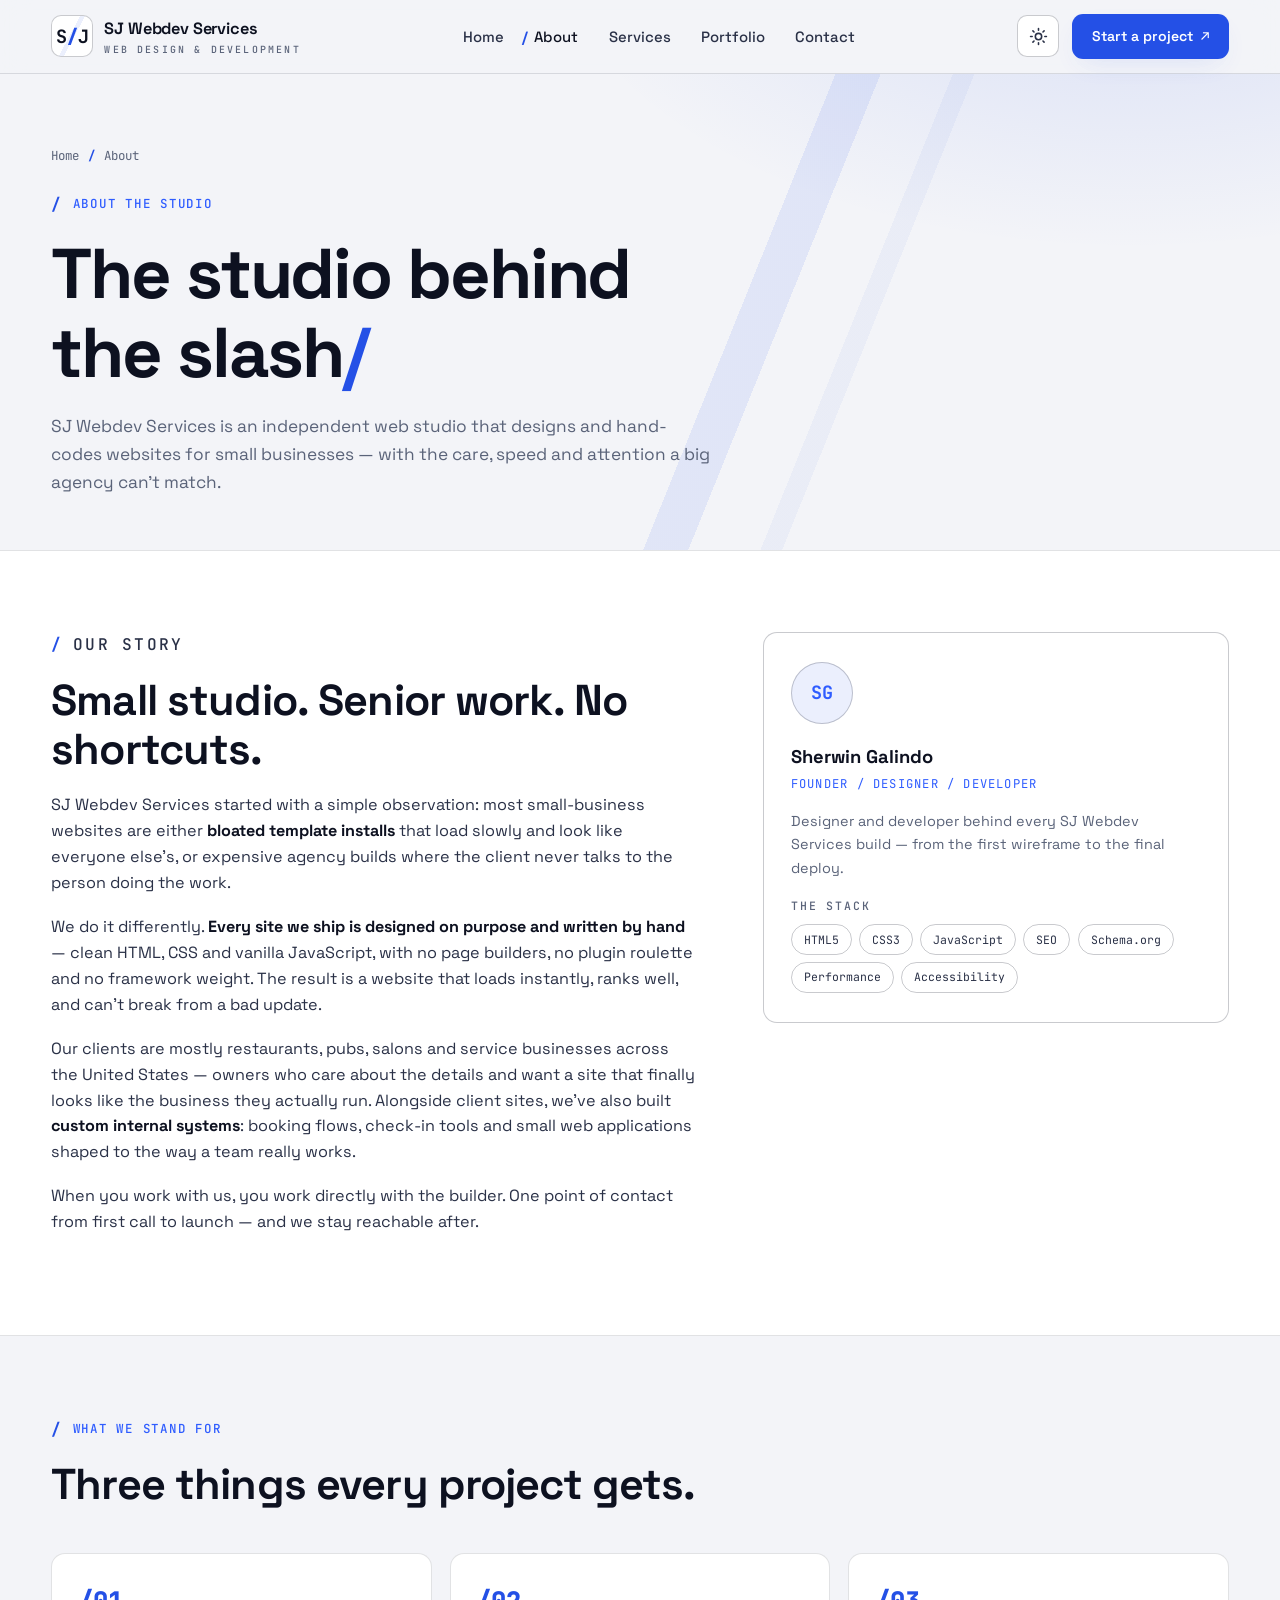
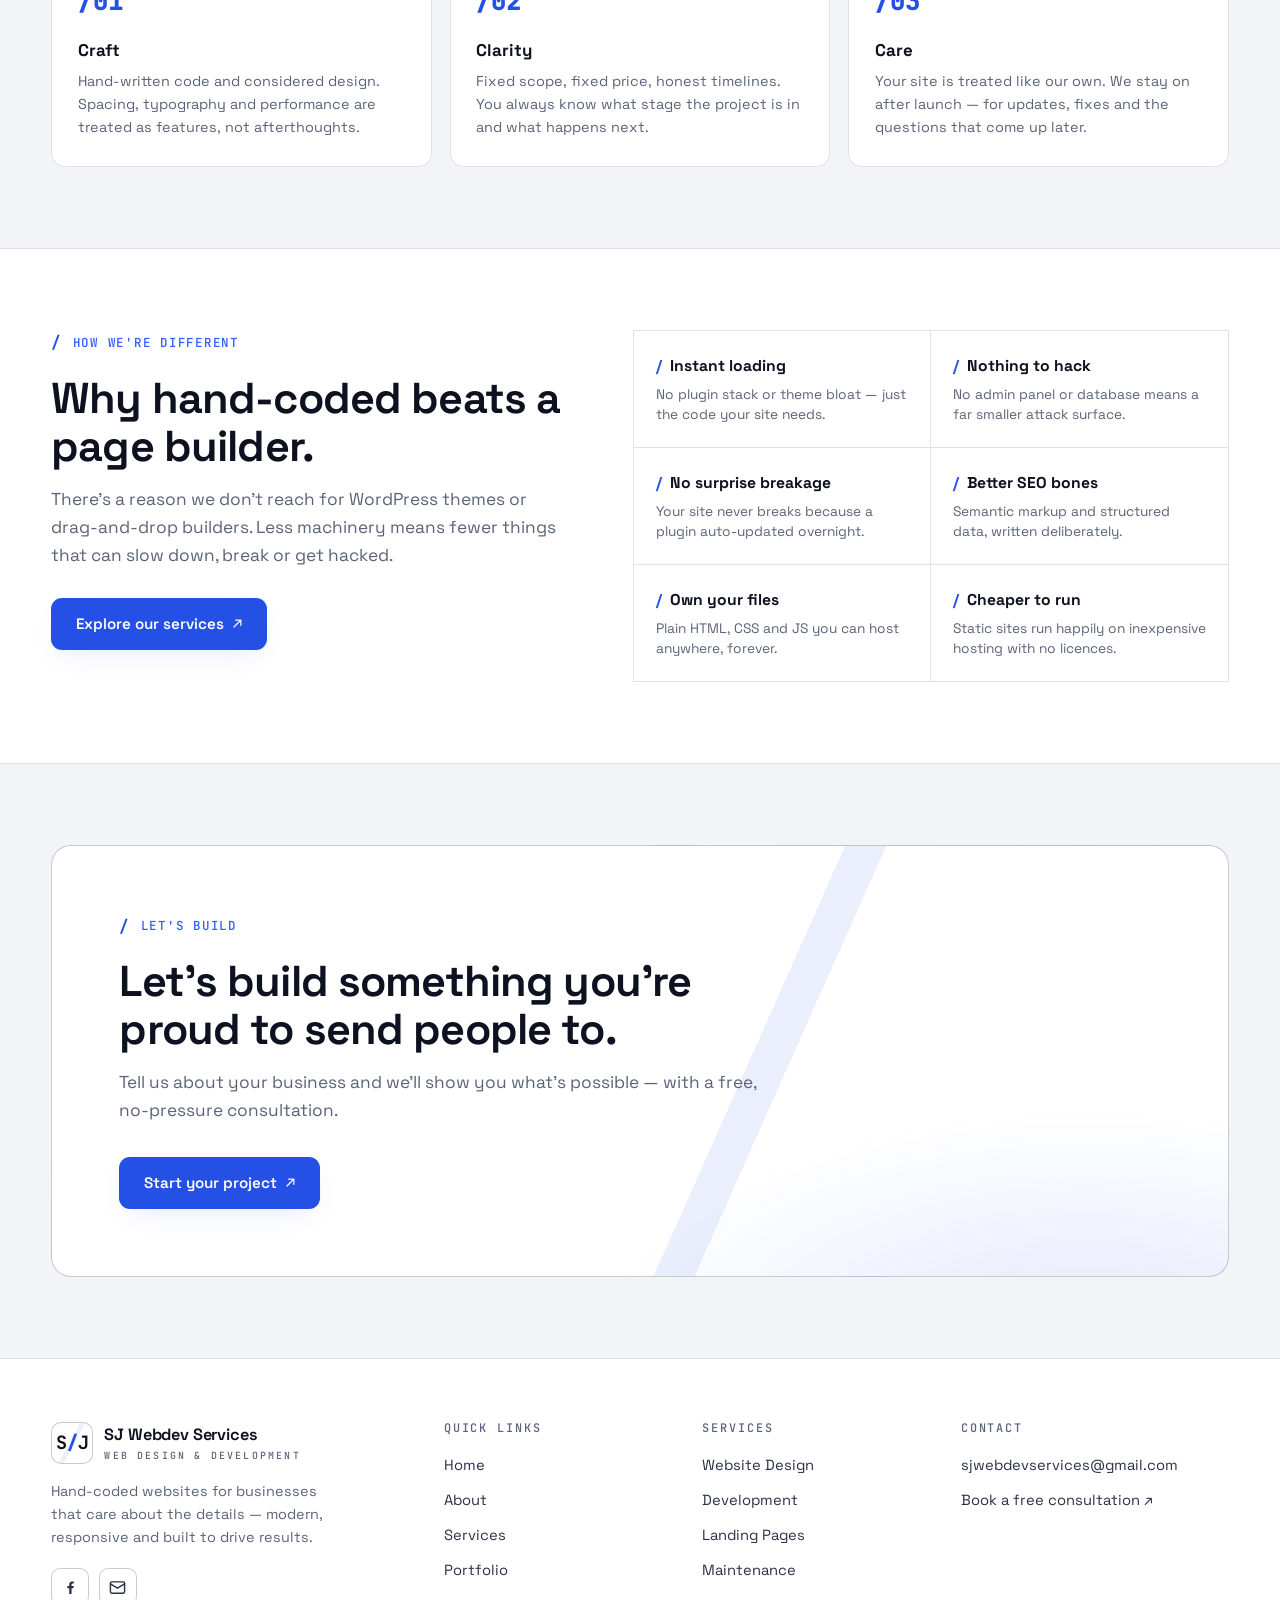
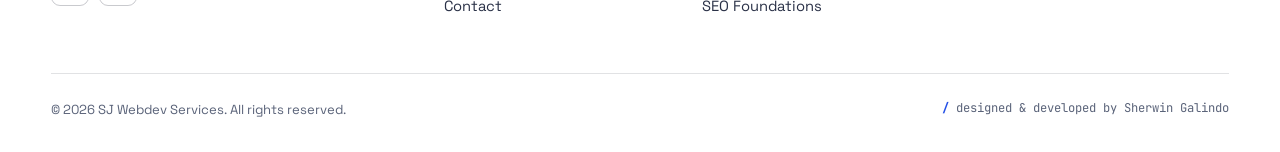
<file: about.html>
<!DOCTYPE html>
<html lang="en" data-theme="dark">
<head>
<meta charset="UTF-8">
<meta name="viewport" content="width=device-width, initial-scale=1.0">
<title>About Us — The Studio Behind the Slash | SJ Webdev Services</title>
<meta name="description" content="SJ Webdev Services is an independent web studio led by Sherwin Galindo, hand-coding fast, distinctive websites for restaurants, pubs and local businesses.">
<meta name="author" content="SJ Webdev Services">
<meta name="robots" content="index, follow, max-image-preview:large">
<meta name="theme-color" content="#0A0C11">
<link rel="canonical" href="https://sjwebdevservices.com/about.html">
<!-- Open Graph -->
<meta property="og:type" content="website">
<meta property="og:site_name" content="SJ Webdev Services">
<meta property="og:locale" content="en_US">
<meta property="og:title" content="About Us — The Studio Behind the Slash | SJ Webdev Services">
<meta property="og:description" content="SJ Webdev Services is an independent web studio led by Sherwin Galindo, hand-coding fast, distinctive websites for restaurants, pubs and local businesses.">
<meta property="og:url" content="https://sjwebdevservices.com/about.html">
<meta property="og:image" content="https://sjwebdevservices.com/assets/og-image.png">
<meta property="og:image:width" content="1200">
<meta property="og:image:height" content="630">
<meta property="og:image:alt" content="SJ Webdev Services — websites that build trust and drive results">
<!-- Twitter -->
<meta name="twitter:card" content="summary_large_image">
<meta name="twitter:title" content="About Us — The Studio Behind the Slash | SJ Webdev Services">
<meta name="twitter:description" content="SJ Webdev Services is an independent web studio led by Sherwin Galindo, hand-coding fast, distinctive websites for restaurants, pubs and local businesses.">
<meta name="twitter:image" content="https://sjwebdevservices.com/assets/og-image.png">
<link rel="icon" href="data:image/svg+xml,%3Csvg xmlns='http://www.w3.org/2000/svg' viewBox='0 0 64 64'%3E%3Crect width='64' height='64' rx='14' fill='%230A0C11'/%3E%3Cpath d='M40 12 L24 52' stroke='%232F5DFF' stroke-width='7' stroke-linecap='round'/%3E%3C/svg%3E">
<link rel="preconnect" href="https://fonts.googleapis.com">
<link rel="preconnect" href="https://fonts.gstatic.com" crossorigin>
<link href="https://fonts.googleapis.com/css2?family=Space+Grotesk:wght@400;500;600;700&family=JetBrains+Mono:wght@400;500;700;800&display=swap" rel="stylesheet">
<link rel="stylesheet" href="css/style.css">
<script>(function(){try{var t=localStorage.getItem("sj-theme");if(!t)t=window.matchMedia("(prefers-color-scheme: light)").matches?"light":"dark";document.documentElement.setAttribute("data-theme",t);}catch(e){}})();</script>
<script type="application/ld+json">{"@context":"https://schema.org","@type":"AboutPage","url":"https://sjwebdevservices.com/about.html","name":"About SJ Webdev Services","mainEntity":{"@id":"https://sjwebdevservices.com/#org"}}</script>
<script type="application/ld+json">{"@context":"https://schema.org","@type":"BreadcrumbList","itemListElement":[{"@type":"ListItem","position":1,"name":"Home","item":"https://sjwebdevservices.com/"},{"@type":"ListItem","position":2,"name":"About","item":"https://sjwebdevservices.com/about.html"}]}</script>
</head>
<body>
<a class="skip-link" href="#main">Skip to content</a>
<header class="site-header">
  <div class="wrap header-inner">
    <a class="logo" href="index.html" aria-label="SJ Webdev Services — home">
      <span class="logo-mark" aria-hidden="true"><span>S<i>/</i>J</span></span>
      <span class="logo-text">SJ Webdev Services<small>Web design &amp; development</small></span>
    </a>
    <nav class="nav" aria-label="Primary">
      <a href="index.html">Home</a>
      <a href="about.html" aria-current="page">About</a>
      <a href="services.html">Services</a>
      <a href="portfolio.html">Portfolio</a>
      <a href="contact.html">Contact</a>
    </nav>
    <div class="header-actions">
      <button class="theme-toggle" type="button" aria-label="Switch to light mode"><svg class="icon-sun" viewBox="0 0 24 24" fill="none" stroke="currentColor" stroke-width="2" stroke-linecap="round" stroke-linejoin="round" aria-hidden="true"><circle cx="12" cy="12" r="4"/><path d="M12 2v2M12 20v2M4.93 4.93l1.41 1.41M17.66 17.66l1.41 1.41M2 12h2M20 12h2M6.34 17.66l-1.41 1.41M19.07 4.93l-1.41 1.41"/></svg><svg class="icon-moon" viewBox="0 0 24 24" fill="none" stroke="currentColor" stroke-width="2" stroke-linecap="round" stroke-linejoin="round" aria-hidden="true"><path d="M21 12.79A9 9 0 1 1 11.21 3 7 7 0 0 0 21 12.79z"/></svg></button>
      <a class="btn btn-primary btn-sm header-cta" href="contact.html">Start a project <span class="arrow">&nearr;</span></a>
      <button class="nav-toggle" type="button" aria-expanded="false" aria-label="Toggle menu"><svg class="icon-menu" viewBox="0 0 24 24" fill="none" stroke="currentColor" stroke-width="2" stroke-linecap="round" aria-hidden="true"><path d="M3 6h18M3 12h18M3 18h18"/></svg><svg class="icon-close" viewBox="0 0 24 24" fill="none" stroke="currentColor" stroke-width="2" stroke-linecap="round" aria-hidden="true"><path d="M18 6 6 18M6 6l12 12"/></svg></button>
    </div>
  </div>
</header>

<main id="main">
  <section class="page-hero">
    <div class="hero-beam" aria-hidden="true"></div>
    <div class="wrap" style="position:relative">
      <nav class="crumbs" aria-label="Breadcrumb"><a href="index.html">Home</a><span class="sep">/</span><span aria-current="page">About</span></nav>
      <p class="eyebrow">about the studio</p>
      <h1 class="display">The studio behind<br>the slash<span class="slash">/</span></h1>
      <p class="lede" style="margin-top:1.3rem">SJ Webdev Services is an independent web studio that designs and hand-codes websites for small businesses — with the care, speed and attention a big agency can't match.</p>
    </div>
  </section>

  <section class="section section-alt" aria-labelledby="story-heading">
    <div class="wrap about-grid">
      <div class="prose reveal">
        <p class="eyebrow">our story</p>
        <h2 class="h2" id="story-heading" style="margin-bottom:1.2rem">Small studio. Senior work. No shortcuts.</h2>
        <p>SJ Webdev Services started with a simple observation: most small-business websites are either <strong>bloated template installs</strong> that load slowly and look like everyone else's, or expensive agency builds where the client never talks to the person doing the work.</p>
        <p>We do it differently. <strong>Every site we ship is designed on purpose and written by hand</strong> — clean HTML, CSS and vanilla JavaScript, with no page builders, no plugin roulette and no framework weight. The result is a website that loads instantly, ranks well, and can't break from a bad update.</p>
        <p>Our clients are mostly restaurants, pubs, salons and service businesses across the United States — owners who care about the details and want a site that finally looks like the business they actually run. Alongside client sites, we've also built <strong>custom internal systems</strong>: booking flows, check-in tools and small web applications shaped to the way a team really works.</p>
        <p>When you work with us, you work directly with the builder. One point of contact from first call to launch — and we stay reachable after.</p>
      </div>
      <aside class="founder-card reveal reveal-d1">
        <span class="avatar" aria-hidden="true">SG</span>
        <b>Sherwin Galindo</b>
        <span class="role">Founder / designer / developer</span>
        <p>Designer and developer behind every SJ Webdev Services build — from the first wireframe to the final deploy.</p>
        <h4 style="font-family:var(--font-mono);font-size:.72rem;letter-spacing:.16em;text-transform:uppercase;color:var(--muted);font-weight:500;margin-bottom:.7rem">The stack</h4>
        <div class="stack-list">
          <span>HTML5</span><span>CSS3</span><span>JavaScript</span><span>SEO</span><span>Schema.org</span><span>Performance</span><span>Accessibility</span>
        </div>
      </aside>
    </div>
  </section>

  <section class="section" aria-labelledby="values-heading">
    <div class="wrap">
      <div class="section-head reveal">
        <p class="eyebrow">what we stand for</p>
        <h2 class="h2" id="values-heading">Three things every project gets.</h2>
      </div>
      <div class="values">
        <div class="value reveal"><span class="glyph">/01</span><b>Craft</b><p>Hand-written code and considered design. Spacing, typography and performance are treated as features, not afterthoughts.</p></div>
        <div class="value reveal reveal-d1"><span class="glyph">/02</span><b>Clarity</b><p>Fixed scope, fixed price, honest timelines. You always know what stage the project is in and what happens next.</p></div>
        <div class="value reveal reveal-d2"><span class="glyph">/03</span><b>Care</b><p>Your site is treated like our own. We stay on after launch — for updates, fixes and the questions that come up later.</p></div>
      </div>
    </div>
  </section>

  <section class="section section-alt" aria-labelledby="different-heading">
    <div class="wrap split">
      <div class="sticky reveal">
        <p class="eyebrow">how we're different</p>
        <h2 class="h2" id="different-heading">Why hand-coded beats a page builder.</h2>
        <p class="lede">There's a reason we don't reach for WordPress themes or drag-and-drop builders. Less machinery means fewer things that can slow down, break or get hacked.</p>
        <a class="btn btn-primary" href="services.html">Explore our services <span class="arrow">&nearr;</span></a>
      </div>
      <div class="feature-list reveal">
        <div class="feature"><b>Instant loading</b><p>No plugin stack or theme bloat — just the code your site needs.</p></div>
        <div class="feature"><b>Nothing to hack</b><p>No admin panel or database means a far smaller attack surface.</p></div>
        <div class="feature"><b>No surprise breakage</b><p>Your site never breaks because a plugin auto-updated overnight.</p></div>
        <div class="feature"><b>Better SEO bones</b><p>Semantic markup and structured data, written deliberately.</p></div>
        <div class="feature"><b>Own your files</b><p>Plain HTML, CSS and JS you can host anywhere, forever.</p></div>
        <div class="feature"><b>Cheaper to run</b><p>Static sites run happily on inexpensive hosting with no licences.</p></div>
      </div>
    </div>
  </section>

<section class="section" aria-label="Call to action">
  <div class="wrap">
    <div class="cta-band reveal">
      <p class="eyebrow">let's build</p>
      <h2 class="h2">Let's build something you're proud to send people to.</h2>
      <p class="lede">Tell us about your business and we'll show you what's possible — with a free, no-pressure consultation.</p>
      <a class="btn btn-primary" href="contact.html">Start your project <span class="arrow">&nearr;</span></a>
    </div>
  </div>
</section>
</main>
<footer class="site-footer">
  <div class="wrap">
    <div class="footer-grid">
      <div>
        <a class="logo" href="index.html" aria-label="SJ Webdev Services — home">
          <span class="logo-mark" aria-hidden="true"><span>S<i>/</i>J</span></span>
          <span class="logo-text">SJ Webdev Services<small>Web design &amp; development</small></span>
        </a>
        <p class="footer-blurb">Hand-coded websites for businesses that care about the details — modern, responsive and built to drive results.</p>
        <div class="socials">
          <a href="https://www.facebook.com/sjwebdevservices" target="_blank" rel="noopener" aria-label="SJ Webdev Services on Facebook"><svg viewBox="0 0 24 24" fill="currentColor" aria-hidden="true"><path d="M13.5 21v-8h2.7l.4-3.1h-3.1V7.9c0-.9.25-1.5 1.55-1.5h1.65V3.6c-.3-.04-1.3-.13-2.45-.13-2.4 0-4.05 1.47-4.05 4.17v2.32H7.5V13h2.7v8h3.3z"/></svg></a>
          <a href="mailto:sjwebdevservices@gmail.com" aria-label="Email SJ Webdev Services"><svg viewBox="0 0 24 24" fill="none" stroke="currentColor" stroke-width="2" stroke-linecap="round" stroke-linejoin="round" aria-hidden="true"><rect x="2" y="4" width="20" height="16" rx="2"/><path d="m22 7-10 6L2 7"/></svg></a>
        </div>
      </div>
      <nav aria-label="Footer — pages">
        <h4>Quick links</h4>
        <ul>
          <li><a href="index.html">Home</a></li>
          <li><a href="about.html">About</a></li>
          <li><a href="services.html">Services</a></li>
          <li><a href="portfolio.html">Portfolio</a></li>
          <li><a href="contact.html">Contact</a></li>
        </ul>
      </nav>
      <nav aria-label="Footer — services">
        <h4>Services</h4>
        <ul>
          <li><a href="services.html#design">Website Design</a></li>
          <li><a href="services.html#development">Development</a></li>
          <li><a href="services.html#landing-pages">Landing Pages</a></li>
          <li><a href="services.html#maintenance">Maintenance</a></li>
          <li><a href="services.html#seo">SEO Foundations</a></li>
        </ul>
      </nav>
      <div>
        <h4>Contact</h4>
        <ul>
          <li><a href="mailto:sjwebdevservices@gmail.com">sjwebdevservices@gmail.com</a></li>
          <li><a href="contact.html">Book a free consultation &nearr;</a></li>
        </ul>
      </div>
    </div>
    <div class="footer-bottom">
      <span>&copy; <span id="year">2026</span> SJ Webdev Services. All rights reserved.</span>
      <span class="credit"><i>/</i> designed &amp; developed by Sherwin Galindo</span>
    </div>
  </div>
</footer>
<script src="js/main.js"></script>
</body>
</html>
</file>
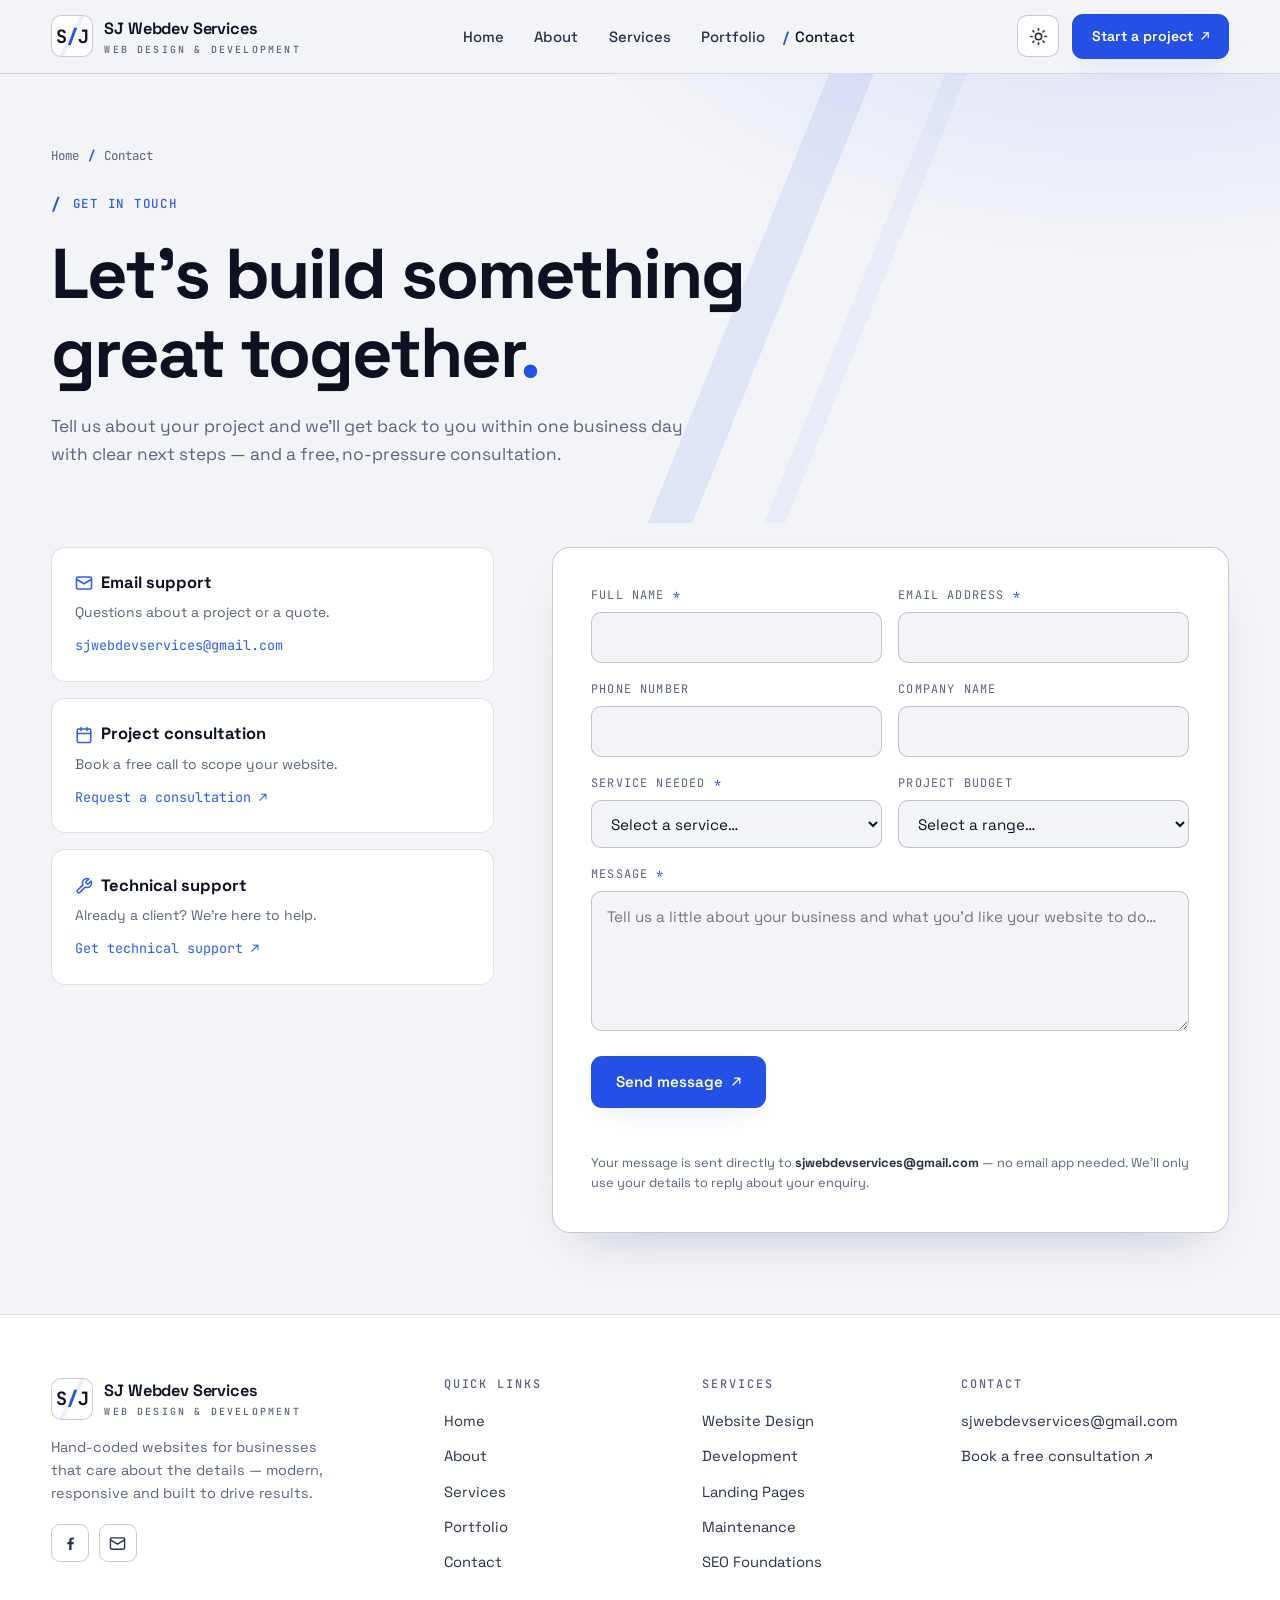
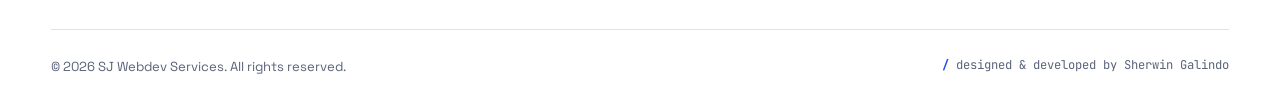
<file: contact.html>
<!DOCTYPE html>
<html lang="en" data-theme="dark">
<head>
<meta charset="UTF-8">
<meta name="viewport" content="width=device-width, initial-scale=1.0">
<title>Contact Us — Get a Free Consultation | SJ Webdev Services</title>
<meta name="description" content="Contact SJ Webdev Services to start your website project. Email sjwebdevservices@gmail.com or send a message for a free, no-pressure consultation.">
<meta name="author" content="SJ Webdev Services">
<meta name="robots" content="index, follow, max-image-preview:large">
<meta name="theme-color" content="#0A0C11">
<link rel="canonical" href="https://sjwebdevservices.com/contact.html">
<!-- Open Graph -->
<meta property="og:type" content="website">
<meta property="og:site_name" content="SJ Webdev Services">
<meta property="og:locale" content="en_US">
<meta property="og:title" content="Contact Us — Get a Free Consultation | SJ Webdev Services">
<meta property="og:description" content="Contact SJ Webdev Services to start your website project. Email sjwebdevservices@gmail.com or send a message for a free, no-pressure consultation.">
<meta property="og:url" content="https://sjwebdevservices.com/contact.html">
<meta property="og:image" content="https://sjwebdevservices.com/assets/og-image.png">
<meta property="og:image:width" content="1200">
<meta property="og:image:height" content="630">
<meta property="og:image:alt" content="SJ Webdev Services — websites that build trust and drive results">
<!-- Twitter -->
<meta name="twitter:card" content="summary_large_image">
<meta name="twitter:title" content="Contact Us — Get a Free Consultation | SJ Webdev Services">
<meta name="twitter:description" content="Contact SJ Webdev Services to start your website project. Email sjwebdevservices@gmail.com or send a message for a free, no-pressure consultation.">
<meta name="twitter:image" content="https://sjwebdevservices.com/assets/og-image.png">
<link rel="icon" href="data:image/svg+xml,%3Csvg xmlns='http://www.w3.org/2000/svg' viewBox='0 0 64 64'%3E%3Crect width='64' height='64' rx='14' fill='%230A0C11'/%3E%3Cpath d='M40 12 L24 52' stroke='%232F5DFF' stroke-width='7' stroke-linecap='round'/%3E%3C/svg%3E">
<link rel="preconnect" href="https://fonts.googleapis.com">
<link rel="preconnect" href="https://fonts.gstatic.com" crossorigin>
<link href="https://fonts.googleapis.com/css2?family=Space+Grotesk:wght@400;500;600;700&family=JetBrains+Mono:wght@400;500;700;800&display=swap" rel="stylesheet">
<link rel="stylesheet" href="css/style.css">
<script>(function(){try{var t=localStorage.getItem("sj-theme");if(!t)t=window.matchMedia("(prefers-color-scheme: light)").matches?"light":"dark";document.documentElement.setAttribute("data-theme",t);}catch(e){}})();</script>
<script type="application/ld+json">{"@context":"https://schema.org","@type":"BreadcrumbList","itemListElement":[{"@type":"ListItem","position":1,"name":"Home","item":"https://sjwebdevservices.com/"},{"@type":"ListItem","position":2,"name":"Contact","item":"https://sjwebdevservices.com/contact.html"}]}</script>
<script type="application/ld+json">{"@context":"https://schema.org","@type":"ContactPage","url":"https://sjwebdevservices.com/contact.html","name":"Contact SJ Webdev Services","mainEntity":{"@id":"https://sjwebdevservices.com/#org"}}</script>
</head>
<body>
<a class="skip-link" href="#main">Skip to content</a>
<header class="site-header">
  <div class="wrap header-inner">
    <a class="logo" href="index.html" aria-label="SJ Webdev Services — home">
      <span class="logo-mark" aria-hidden="true"><span>S<i>/</i>J</span></span>
      <span class="logo-text">SJ Webdev Services<small>Web design &amp; development</small></span>
    </a>
    <nav class="nav" aria-label="Primary">
      <a href="index.html">Home</a>
      <a href="about.html">About</a>
      <a href="services.html">Services</a>
      <a href="portfolio.html">Portfolio</a>
      <a href="contact.html" aria-current="page">Contact</a>
    </nav>
    <div class="header-actions">
      <button class="theme-toggle" type="button" aria-label="Switch to light mode"><svg class="icon-sun" viewBox="0 0 24 24" fill="none" stroke="currentColor" stroke-width="2" stroke-linecap="round" stroke-linejoin="round" aria-hidden="true"><circle cx="12" cy="12" r="4"/><path d="M12 2v2M12 20v2M4.93 4.93l1.41 1.41M17.66 17.66l1.41 1.41M2 12h2M20 12h2M6.34 17.66l-1.41 1.41M19.07 4.93l-1.41 1.41"/></svg><svg class="icon-moon" viewBox="0 0 24 24" fill="none" stroke="currentColor" stroke-width="2" stroke-linecap="round" stroke-linejoin="round" aria-hidden="true"><path d="M21 12.79A9 9 0 1 1 11.21 3 7 7 0 0 0 21 12.79z"/></svg></button>
      <a class="btn btn-primary btn-sm header-cta" href="contact.html">Start a project <span class="arrow">&nearr;</span></a>
      <button class="nav-toggle" type="button" aria-expanded="false" aria-label="Toggle menu"><svg class="icon-menu" viewBox="0 0 24 24" fill="none" stroke="currentColor" stroke-width="2" stroke-linecap="round" aria-hidden="true"><path d="M3 6h18M3 12h18M3 18h18"/></svg><svg class="icon-close" viewBox="0 0 24 24" fill="none" stroke="currentColor" stroke-width="2" stroke-linecap="round" aria-hidden="true"><path d="M18 6 6 18M6 6l12 12"/></svg></button>
    </div>
  </div>
</header>

<main id="main">
  <section class="page-hero">
    <div class="hero-beam" aria-hidden="true"></div>
    <div class="wrap" style="position:relative">
      <nav class="crumbs" aria-label="Breadcrumb"><a href="index.html">Home</a><span class="sep">/</span><span aria-current="page">Contact</span></nav>
      <p class="eyebrow">get in touch</p>
      <h1 class="display">Let's build something<br>great together<span class="slash">.</span></h1>
      <p class="lede" style="margin-top:1.3rem">Tell us about your project and we'll get back to you within one business day with clear next steps — and a free, no-pressure consultation.</p>
    </div>
  </section>

  <section class="section" aria-label="Contact options and form" style="padding-top:1.5rem">
    <div class="wrap contact-grid">
      <div class="contact-cards reveal">
        <div class="ccard">
          <b><svg viewBox="0 0 24 24" fill="none" stroke="currentColor" stroke-width="2" stroke-linecap="round" stroke-linejoin="round" aria-hidden="true"><rect x="2" y="4" width="20" height="16" rx="2"/><path d="m22 7-10 6L2 7"/></svg> Email support</b>
          <p>Questions about a project or a quote.</p>
          <a href="mailto:sjwebdevservices@gmail.com">sjwebdevservices@gmail.com</a>
        </div>
        <div class="ccard">
          <b><svg viewBox="0 0 24 24" fill="none" stroke="currentColor" stroke-width="2" stroke-linecap="round" stroke-linejoin="round" aria-hidden="true"><rect x="3" y="4" width="18" height="18" rx="2"/><path d="M16 2v4M8 2v4M3 10h18"/></svg> Project consultation</b>
          <p>Book a free call to scope your website.</p>
          <a href="mailto:sjwebdevservices@gmail.com?subject=Consultation%20request">Request a consultation &nearr;</a>
        </div>
        <div class="ccard">
          <b><svg viewBox="0 0 24 24" fill="none" stroke="currentColor" stroke-width="2" stroke-linecap="round" stroke-linejoin="round" aria-hidden="true"><path d="M14.7 6.3a1 1 0 0 0 0 1.4l1.6 1.6a1 1 0 0 0 1.4 0l3.77-3.77a6 6 0 0 1-7.94 7.94l-6.91 6.91a2.12 2.12 0 0 1-3-3l6.91-6.91a6 6 0 0 1 7.94-7.94l-3.76 3.76z"/></svg> Technical support</b>
          <p>Already a client? We're here to help.</p>
          <a href="mailto:sjwebdevservices@gmail.com?subject=Support%20request">Get technical support &nearr;</a>
        </div>
      </div>

      <form class="form reveal reveal-d1" id="contact-form" action="https://formsubmit.co/sjwebdevservices@gmail.com" method="POST" novalidate>
        <input type="hidden" name="_bcc" value="sherwingalindo18@gmail.com">
        <input type="hidden" name="_subject" value="Project enquiry — sjwebdevservices.com">
        <input type="hidden" name="_template" value="table">
        <input type="hidden" name="_captcha" value="false">
        <input type="hidden" name="_next" value="https://sjwebdevservices.com/contact.html">
        <input type="text" id="cf-honey" name="_honey" tabindex="-1" autocomplete="off" aria-hidden="true" style="position:absolute;left:-9999px;height:0;width:0;overflow:hidden">
        <div class="form-row">
          <div class="field">
            <label for="cf-name">Full name <em>*</em></label>
            <input id="cf-name" name="name" type="text" autocomplete="name" required>
          </div>
          <div class="field">
            <label for="cf-email">Email address <em>*</em></label>
            <input id="cf-email" name="email" type="email" autocomplete="email" required>
          </div>
        </div>
        <div class="form-row">
          <div class="field">
            <label for="cf-phone">Phone number</label>
            <input id="cf-phone" name="phone" type="tel" autocomplete="tel">
          </div>
          <div class="field">
            <label for="cf-company">Company name</label>
            <input id="cf-company" name="company" type="text" autocomplete="organization">
          </div>
        </div>
        <div class="form-row">
          <div class="field">
            <label for="cf-service">Service needed <em>*</em></label>
            <select id="cf-service" name="service" required>
              <option value="">Select a service…</option>
              <option>Website Design</option>
              <option>Website Development</option>
              <option>Ecommerce Development</option>
              <option>Landing Page</option>
              <option>Website Redesign</option>
              <option>Website Maintenance</option>
              <option>SEO Foundations</option>
              <option>Other / Not sure yet</option>
            </select>
          </div>
          <div class="field">
            <label for="cf-budget">Project budget</label>
            <select id="cf-budget" name="budget">
              <option value="">Select a range…</option>
              <option>Under $500</option>
              <option>$500 – $1,500</option>
              <option>$1,500 – $3,000</option>
              <option>$3,000 – $6,000</option>
              <option>$6,000+</option>
            </select>
          </div>
        </div>
        <div class="field">
          <label for="cf-message">Message <em>*</em></label>
          <textarea id="cf-message" name="message" required placeholder="Tell us a little about your business and what you'd like your website to do…"></textarea>
        </div>
        <button class="btn btn-primary" type="submit">Send message <span class="arrow">&nearr;</span></button>
        <p class="form-status" id="form-status" role="status" aria-live="polite"></p>
        <p class="form-note">Your message is sent directly to <b>sjwebdevservices@gmail.com</b> — no email app needed. We'll only use your details to reply about your enquiry.</p>
      </form>
    </div>
  </section>
</main>
<footer class="site-footer">
  <div class="wrap">
    <div class="footer-grid">
      <div>
        <a class="logo" href="index.html" aria-label="SJ Webdev Services — home">
          <span class="logo-mark" aria-hidden="true"><span>S<i>/</i>J</span></span>
          <span class="logo-text">SJ Webdev Services<small>Web design &amp; development</small></span>
        </a>
        <p class="footer-blurb">Hand-coded websites for businesses that care about the details — modern, responsive and built to drive results.</p>
        <div class="socials">
          <a href="https://www.facebook.com/sjwebdevservices" target="_blank" rel="noopener" aria-label="SJ Webdev Services on Facebook"><svg viewBox="0 0 24 24" fill="currentColor" aria-hidden="true"><path d="M13.5 21v-8h2.7l.4-3.1h-3.1V7.9c0-.9.25-1.5 1.55-1.5h1.65V3.6c-.3-.04-1.3-.13-2.45-.13-2.4 0-4.05 1.47-4.05 4.17v2.32H7.5V13h2.7v8h3.3z"/></svg></a>
          <a href="mailto:sjwebdevservices@gmail.com" aria-label="Email SJ Webdev Services"><svg viewBox="0 0 24 24" fill="none" stroke="currentColor" stroke-width="2" stroke-linecap="round" stroke-linejoin="round" aria-hidden="true"><rect x="2" y="4" width="20" height="16" rx="2"/><path d="m22 7-10 6L2 7"/></svg></a>
        </div>
      </div>
      <nav aria-label="Footer — pages">
        <h4>Quick links</h4>
        <ul>
          <li><a href="index.html">Home</a></li>
          <li><a href="about.html">About</a></li>
          <li><a href="services.html">Services</a></li>
          <li><a href="portfolio.html">Portfolio</a></li>
          <li><a href="contact.html">Contact</a></li>
        </ul>
      </nav>
      <nav aria-label="Footer — services">
        <h4>Services</h4>
        <ul>
          <li><a href="services.html#design">Website Design</a></li>
          <li><a href="services.html#development">Development</a></li>
          <li><a href="services.html#landing-pages">Landing Pages</a></li>
          <li><a href="services.html#maintenance">Maintenance</a></li>
          <li><a href="services.html#seo">SEO Foundations</a></li>
        </ul>
      </nav>
      <div>
        <h4>Contact</h4>
        <ul>
          <li><a href="mailto:sjwebdevservices@gmail.com">sjwebdevservices@gmail.com</a></li>
          <li><a href="contact.html">Book a free consultation &nearr;</a></li>
        </ul>
      </div>
    </div>
    <div class="footer-bottom">
      <span>&copy; <span id="year">2026</span> SJ Webdev Services. All rights reserved.</span>
      <span class="credit"><i>/</i> designed &amp; developed by Sherwin Galindo</span>
    </div>
  </div>
</footer>
<script src="js/main.js"></script>
</body>
</html>
</file>
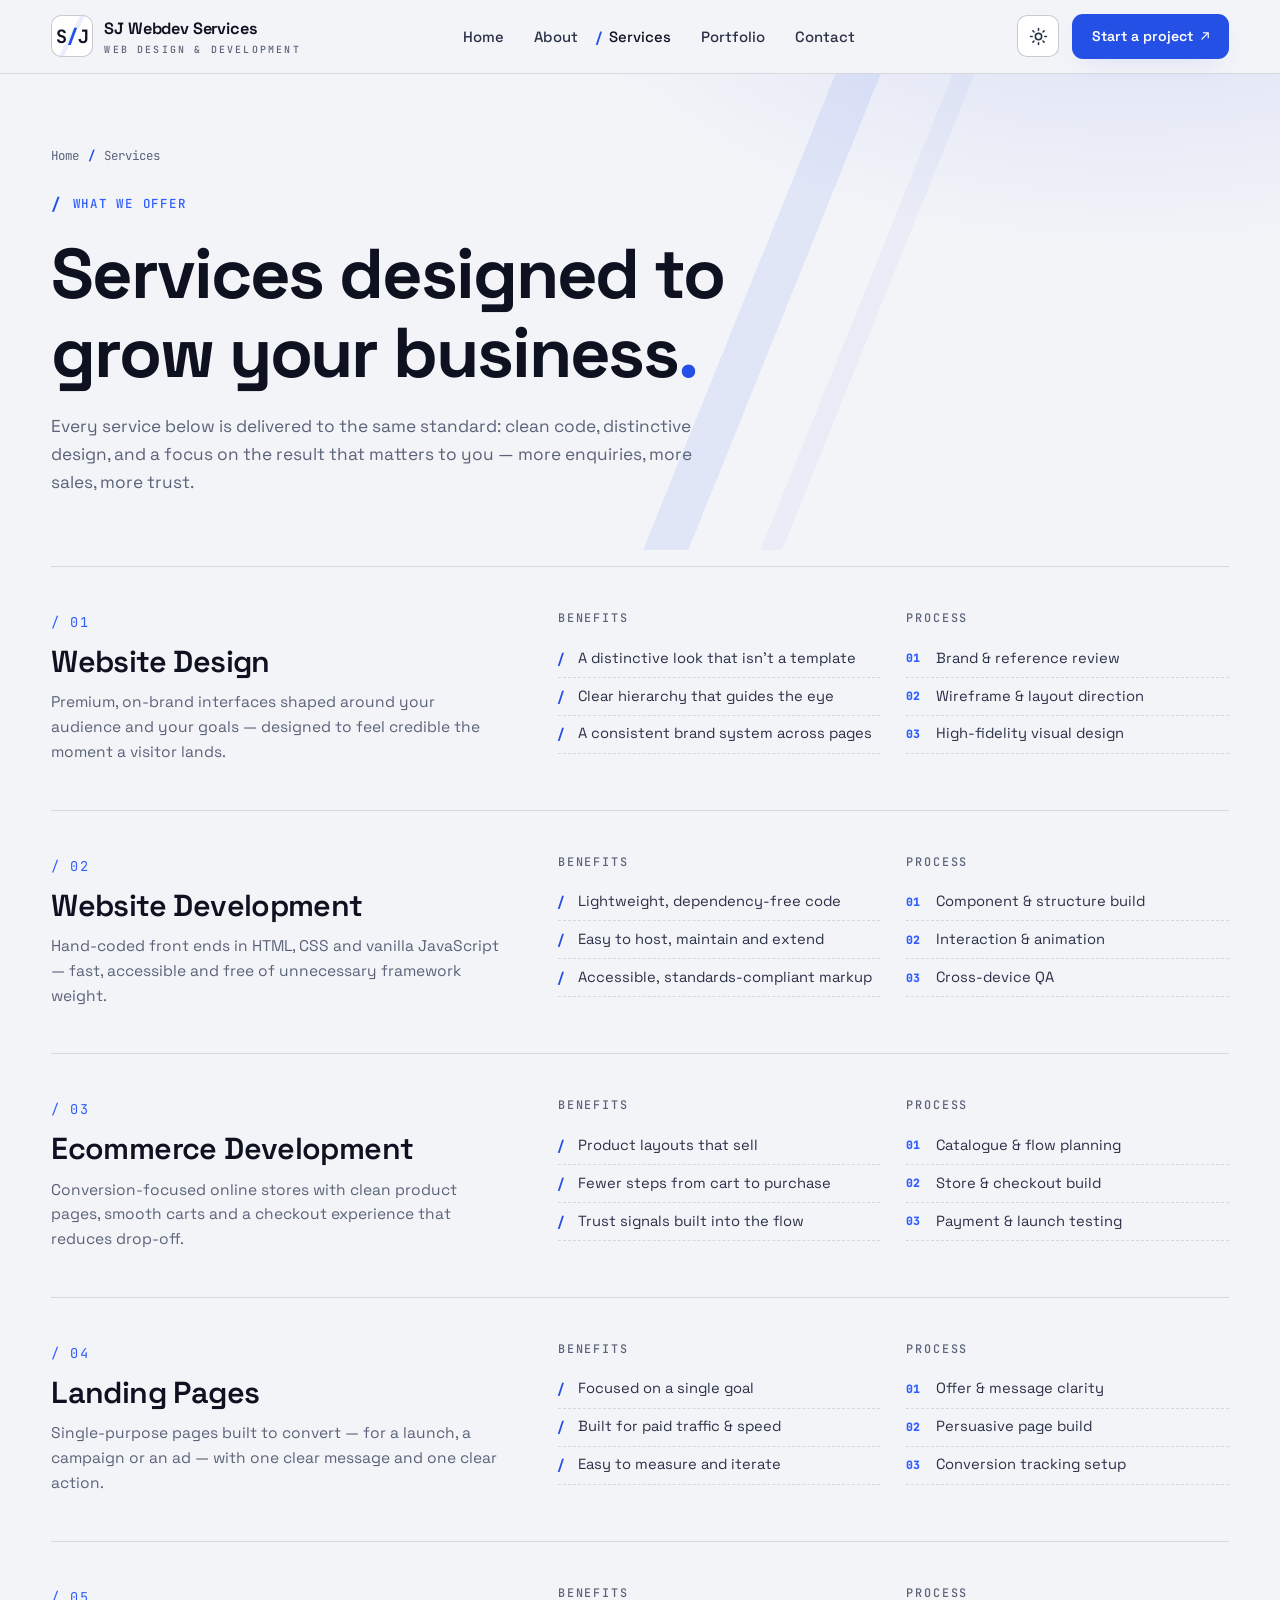
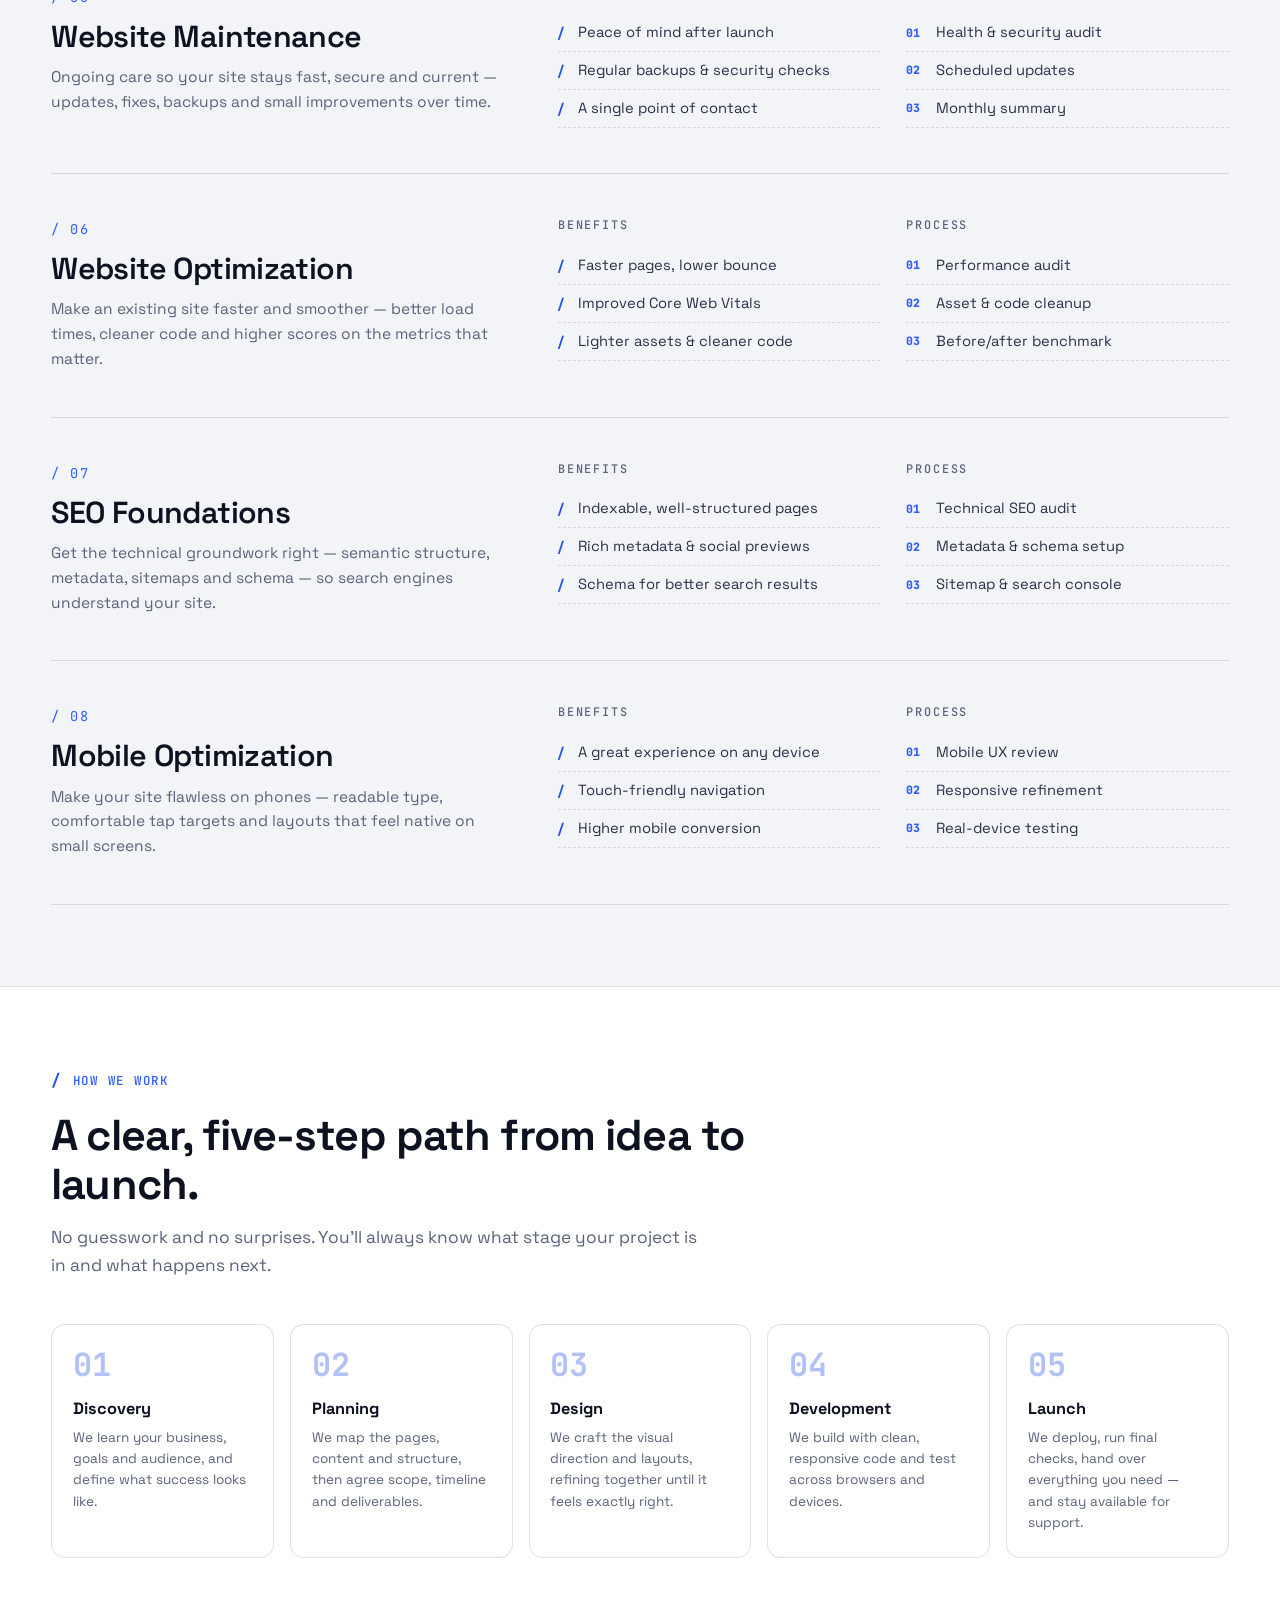
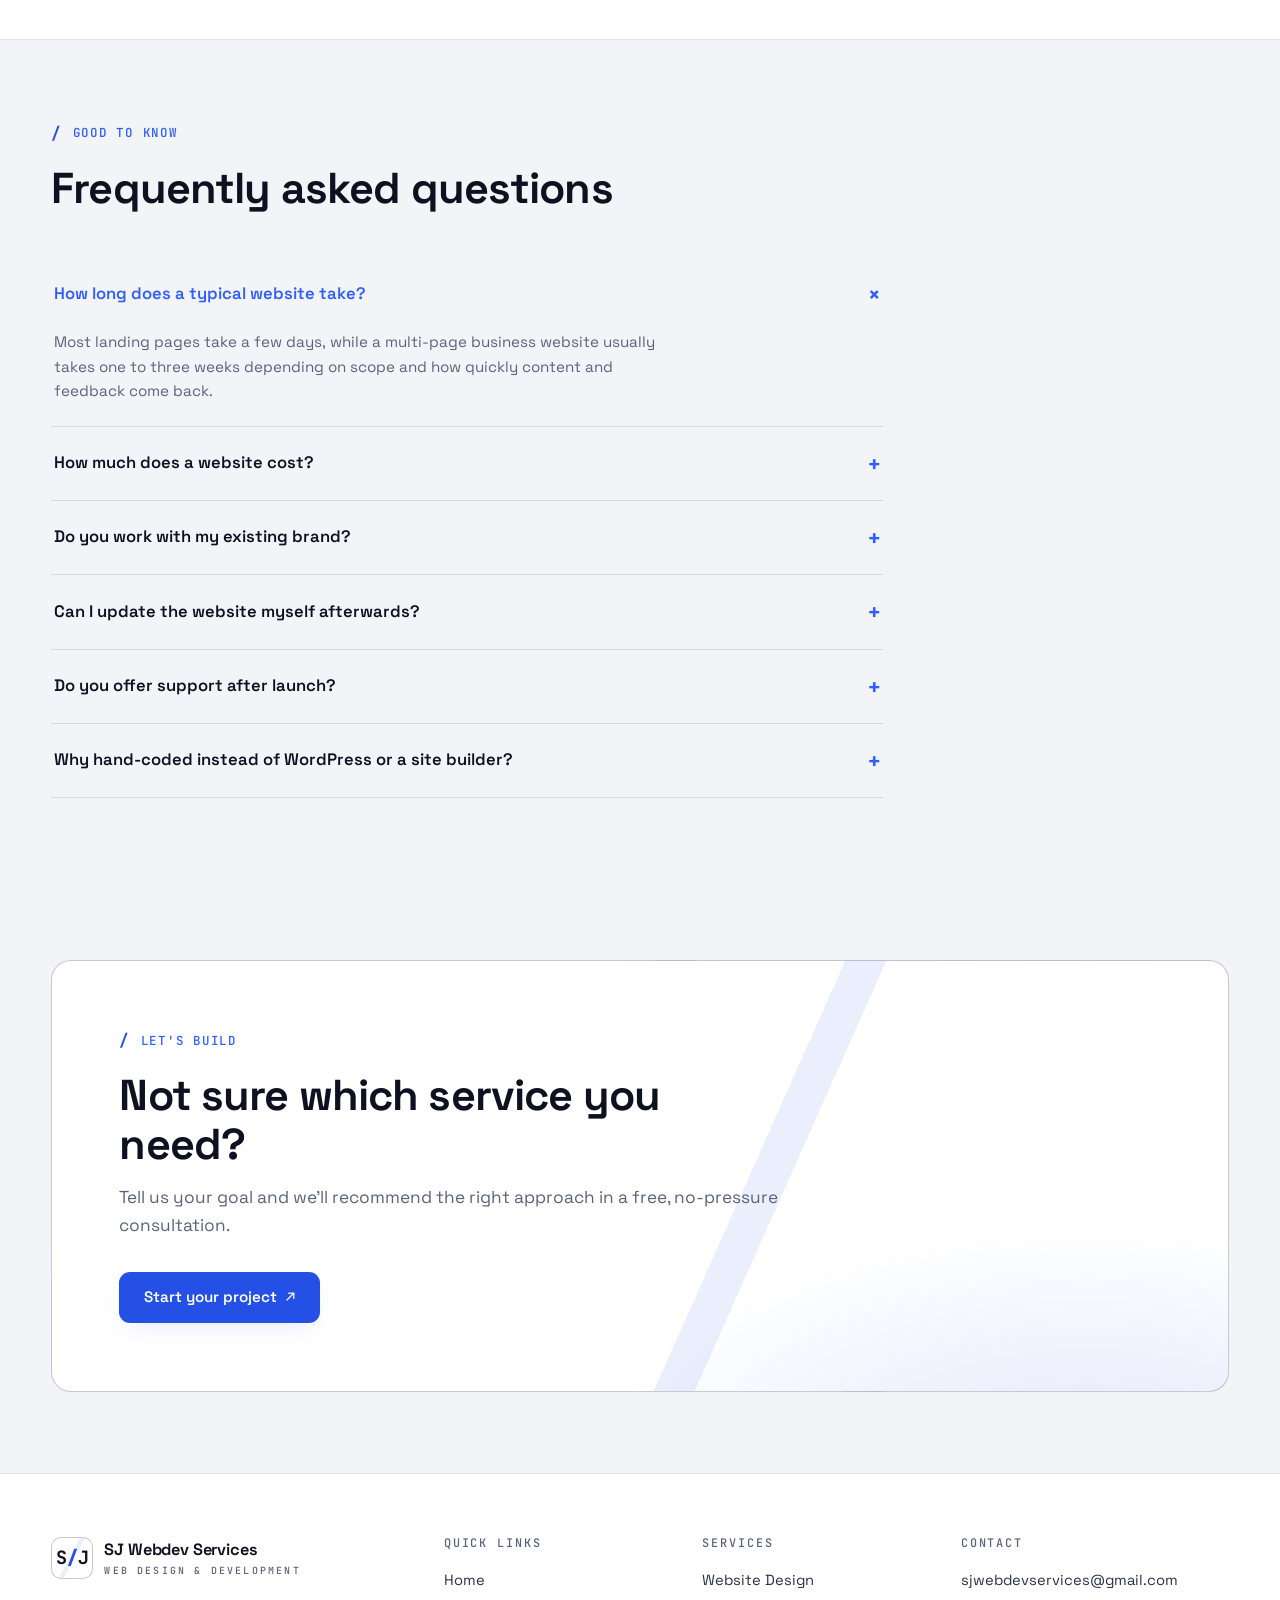
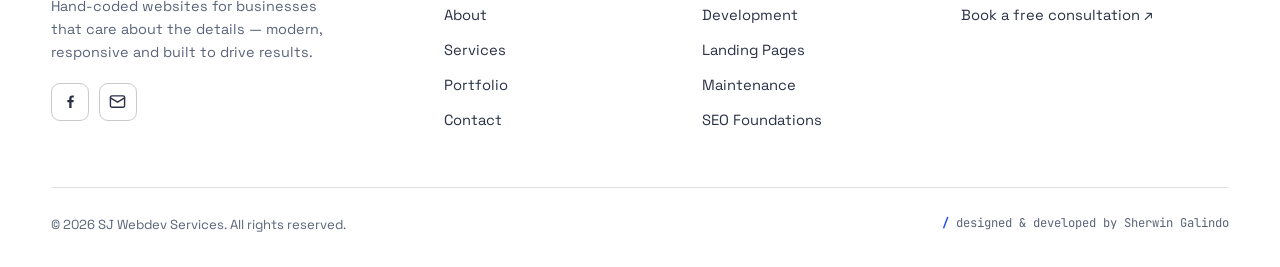
<file: services.html>
<!DOCTYPE html>
<html lang="en" data-theme="dark">
<head>
<meta charset="UTF-8">
<meta name="viewport" content="width=device-width, initial-scale=1.0">
<title>Web Design & Development Services | SJ Webdev Services</title>
<meta name="description" content="Website design, development, ecommerce, landing pages, maintenance, optimization and SEO foundations — hand-coded sites built to grow your business.">
<meta name="author" content="SJ Webdev Services">
<meta name="robots" content="index, follow, max-image-preview:large">
<meta name="theme-color" content="#0A0C11">
<link rel="canonical" href="https://sjwebdevservices.com/services.html">
<!-- Open Graph -->
<meta property="og:type" content="website">
<meta property="og:site_name" content="SJ Webdev Services">
<meta property="og:locale" content="en_US">
<meta property="og:title" content="Web Design & Development Services | SJ Webdev Services">
<meta property="og:description" content="Website design, development, ecommerce, landing pages, maintenance, optimization and SEO foundations — hand-coded sites built to grow your business.">
<meta property="og:url" content="https://sjwebdevservices.com/services.html">
<meta property="og:image" content="https://sjwebdevservices.com/assets/og-image.png">
<meta property="og:image:width" content="1200">
<meta property="og:image:height" content="630">
<meta property="og:image:alt" content="SJ Webdev Services — websites that build trust and drive results">
<!-- Twitter -->
<meta name="twitter:card" content="summary_large_image">
<meta name="twitter:title" content="Web Design & Development Services | SJ Webdev Services">
<meta name="twitter:description" content="Website design, development, ecommerce, landing pages, maintenance, optimization and SEO foundations — hand-coded sites built to grow your business.">
<meta name="twitter:image" content="https://sjwebdevservices.com/assets/og-image.png">
<link rel="icon" href="data:image/svg+xml,%3Csvg xmlns='http://www.w3.org/2000/svg' viewBox='0 0 64 64'%3E%3Crect width='64' height='64' rx='14' fill='%230A0C11'/%3E%3Cpath d='M40 12 L24 52' stroke='%232F5DFF' stroke-width='7' stroke-linecap='round'/%3E%3C/svg%3E">
<link rel="preconnect" href="https://fonts.googleapis.com">
<link rel="preconnect" href="https://fonts.gstatic.com" crossorigin>
<link href="https://fonts.googleapis.com/css2?family=Space+Grotesk:wght@400;500;600;700&family=JetBrains+Mono:wght@400;500;700;800&display=swap" rel="stylesheet">
<link rel="stylesheet" href="css/style.css">
<script>(function(){try{var t=localStorage.getItem("sj-theme");if(!t)t=window.matchMedia("(prefers-color-scheme: light)").matches?"light":"dark";document.documentElement.setAttribute("data-theme",t);}catch(e){}})();</script>
<script type="application/ld+json">{"@context":"https://schema.org","@type":"FAQPage","mainEntity":[{"@type":"Question","name":"How long does a typical website take?","acceptedAnswer":{"@type":"Answer","text":"Most landing pages take a few days, while a multi-page business website usually takes one to three weeks depending on scope and how quickly content and feedback come back."}},{"@type":"Question","name":"How much does a website cost?","acceptedAnswer":{"@type":"Answer","text":"It depends on scope. A focused landing page sits at the lower end, a multi-page business site in the middle, and ecommerce or custom functionality at the top. Tell us your goal and budget and we'll recommend the best-value approach \u2014 every quote is fixed before work begins."}},{"@type":"Question","name":"Do you work with my existing brand?","acceptedAnswer":{"@type":"Answer","text":"Absolutely. We build around your existing logo, colours and brand voice. If you don't have a brand yet, we can shape a simple, consistent visual identity as part of the project."}},{"@type":"Question","name":"Can I update the website myself afterwards?","acceptedAnswer":{"@type":"Answer","text":"Yes. We hand over clean, well-structured files and can walk you through everyday content updates \u2014 or handle them for you under a maintenance plan."}},{"@type":"Question","name":"Do you offer support after launch?","acceptedAnswer":{"@type":"Answer","text":"Always. Every project includes a support window after launch, and ongoing maintenance plans are available for updates, fixes and improvements over time."}},{"@type":"Question","name":"Why hand-coded instead of WordPress or a site builder?","acceptedAnswer":{"@type":"Answer","text":"Hand-coded sites load faster, rank better, can't break from plugin updates and are far harder to hack \u2014 there's simply less to go wrong. You get a site that's exactly what your business needs and nothing it doesn't."}}]}</script>
<script type="application/ld+json">{"@context":"https://schema.org","@type":"BreadcrumbList","itemListElement":[{"@type":"ListItem","position":1,"name":"Home","item":"https://sjwebdevservices.com/"},{"@type":"ListItem","position":2,"name":"Services","item":"https://sjwebdevservices.com/services.html"}]}</script>
<script type="application/ld+json">{"@context":"https://schema.org","@type":"ItemList","name":"Services offered by SJ Webdev Services","itemListElement":[{"@type":"ListItem","position":1,"name":"Website Design","url":"https://sjwebdevservices.com/services.html#design"},{"@type":"ListItem","position":2,"name":"Website Development","url":"https://sjwebdevservices.com/services.html#development"},{"@type":"ListItem","position":3,"name":"Ecommerce Development","url":"https://sjwebdevservices.com/services.html#ecommerce"},{"@type":"ListItem","position":4,"name":"Landing Pages","url":"https://sjwebdevservices.com/services.html#landing-pages"},{"@type":"ListItem","position":5,"name":"Website Maintenance","url":"https://sjwebdevservices.com/services.html#maintenance"},{"@type":"ListItem","position":6,"name":"Website Optimization","url":"https://sjwebdevservices.com/services.html#optimization"},{"@type":"ListItem","position":7,"name":"SEO Foundations","url":"https://sjwebdevservices.com/services.html#seo"},{"@type":"ListItem","position":8,"name":"Mobile Optimization","url":"https://sjwebdevservices.com/services.html#mobile"}]}</script>
</head>
<body>
<a class="skip-link" href="#main">Skip to content</a>
<header class="site-header">
  <div class="wrap header-inner">
    <a class="logo" href="index.html" aria-label="SJ Webdev Services — home">
      <span class="logo-mark" aria-hidden="true"><span>S<i>/</i>J</span></span>
      <span class="logo-text">SJ Webdev Services<small>Web design &amp; development</small></span>
    </a>
    <nav class="nav" aria-label="Primary">
      <a href="index.html">Home</a>
      <a href="about.html">About</a>
      <a href="services.html" aria-current="page">Services</a>
      <a href="portfolio.html">Portfolio</a>
      <a href="contact.html">Contact</a>
    </nav>
    <div class="header-actions">
      <button class="theme-toggle" type="button" aria-label="Switch to light mode"><svg class="icon-sun" viewBox="0 0 24 24" fill="none" stroke="currentColor" stroke-width="2" stroke-linecap="round" stroke-linejoin="round" aria-hidden="true"><circle cx="12" cy="12" r="4"/><path d="M12 2v2M12 20v2M4.93 4.93l1.41 1.41M17.66 17.66l1.41 1.41M2 12h2M20 12h2M6.34 17.66l-1.41 1.41M19.07 4.93l-1.41 1.41"/></svg><svg class="icon-moon" viewBox="0 0 24 24" fill="none" stroke="currentColor" stroke-width="2" stroke-linecap="round" stroke-linejoin="round" aria-hidden="true"><path d="M21 12.79A9 9 0 1 1 11.21 3 7 7 0 0 0 21 12.79z"/></svg></button>
      <a class="btn btn-primary btn-sm header-cta" href="contact.html">Start a project <span class="arrow">&nearr;</span></a>
      <button class="nav-toggle" type="button" aria-expanded="false" aria-label="Toggle menu"><svg class="icon-menu" viewBox="0 0 24 24" fill="none" stroke="currentColor" stroke-width="2" stroke-linecap="round" aria-hidden="true"><path d="M3 6h18M3 12h18M3 18h18"/></svg><svg class="icon-close" viewBox="0 0 24 24" fill="none" stroke="currentColor" stroke-width="2" stroke-linecap="round" aria-hidden="true"><path d="M18 6 6 18M6 6l12 12"/></svg></button>
    </div>
  </div>
</header>

<main id="main">
  <section class="page-hero">
    <div class="hero-beam" aria-hidden="true"></div>
    <div class="wrap" style="position:relative">
      <nav class="crumbs" aria-label="Breadcrumb"><a href="index.html">Home</a><span class="sep">/</span><span aria-current="page">Services</span></nav>
      <p class="eyebrow">what we offer</p>
      <h1 class="display">Services designed to<br>grow your business<span class="slash">.</span></h1>
      <p class="lede" style="margin-top:1.3rem">Every service below is delivered to the same standard: clean code, distinctive design, and a focus on the result that matters to you — more enquiries, more sales, more trust.</p>
    </div>
  </section>

  <section class="section" aria-label="Service list" style="padding-top:1rem">
    <div class="wrap">
      <article class="svc reveal" id="design">
  <div>
    <span class="num">/ 01</span>
    <h2>Website Design</h2>
    <p class="svc-desc">Premium, on-brand interfaces shaped around your audience and your goals — designed to feel credible the moment a visitor lands.</p>
  </div>
  <div class="svc-cols">
    <div><h3>Benefits</h3><ul><li>A distinctive look that isn't a template</li><li>Clear hierarchy that guides the eye</li><li>A consistent brand system across pages</li></ul></div>
    <div><h3>Process</h3><ol><li>Brand &amp; reference review</li><li>Wireframe &amp; layout direction</li><li>High-fidelity visual design</li></ol></div>
  </div>
</article>
<article class="svc reveal" id="development">
  <div>
    <span class="num">/ 02</span>
    <h2>Website Development</h2>
    <p class="svc-desc">Hand-coded front ends in HTML, CSS and vanilla JavaScript — fast, accessible and free of unnecessary framework weight.</p>
  </div>
  <div class="svc-cols">
    <div><h3>Benefits</h3><ul><li>Lightweight, dependency-free code</li><li>Easy to host, maintain and extend</li><li>Accessible, standards-compliant markup</li></ul></div>
    <div><h3>Process</h3><ol><li>Component &amp; structure build</li><li>Interaction &amp; animation</li><li>Cross-device QA</li></ol></div>
  </div>
</article>
<article class="svc reveal" id="ecommerce">
  <div>
    <span class="num">/ 03</span>
    <h2>Ecommerce Development</h2>
    <p class="svc-desc">Conversion-focused online stores with clean product pages, smooth carts and a checkout experience that reduces drop-off.</p>
  </div>
  <div class="svc-cols">
    <div><h3>Benefits</h3><ul><li>Product layouts that sell</li><li>Fewer steps from cart to purchase</li><li>Trust signals built into the flow</li></ul></div>
    <div><h3>Process</h3><ol><li>Catalogue &amp; flow planning</li><li>Store &amp; checkout build</li><li>Payment &amp; launch testing</li></ol></div>
  </div>
</article>
<article class="svc reveal" id="landing-pages">
  <div>
    <span class="num">/ 04</span>
    <h2>Landing Pages</h2>
    <p class="svc-desc">Single-purpose pages built to convert — for a launch, a campaign or an ad — with one clear message and one clear action.</p>
  </div>
  <div class="svc-cols">
    <div><h3>Benefits</h3><ul><li>Focused on a single goal</li><li>Built for paid traffic &amp; speed</li><li>Easy to measure and iterate</li></ul></div>
    <div><h3>Process</h3><ol><li>Offer &amp; message clarity</li><li>Persuasive page build</li><li>Conversion tracking setup</li></ol></div>
  </div>
</article>
<article class="svc reveal" id="maintenance">
  <div>
    <span class="num">/ 05</span>
    <h2>Website Maintenance</h2>
    <p class="svc-desc">Ongoing care so your site stays fast, secure and current — updates, fixes, backups and small improvements over time.</p>
  </div>
  <div class="svc-cols">
    <div><h3>Benefits</h3><ul><li>Peace of mind after launch</li><li>Regular backups &amp; security checks</li><li>A single point of contact</li></ul></div>
    <div><h3>Process</h3><ol><li>Health &amp; security audit</li><li>Scheduled updates</li><li>Monthly summary</li></ol></div>
  </div>
</article>
<article class="svc reveal" id="optimization">
  <div>
    <span class="num">/ 06</span>
    <h2>Website Optimization</h2>
    <p class="svc-desc">Make an existing site faster and smoother — better load times, cleaner code and higher scores on the metrics that matter.</p>
  </div>
  <div class="svc-cols">
    <div><h3>Benefits</h3><ul><li>Faster pages, lower bounce</li><li>Improved Core Web Vitals</li><li>Lighter assets &amp; cleaner code</li></ul></div>
    <div><h3>Process</h3><ol><li>Performance audit</li><li>Asset &amp; code cleanup</li><li>Before/after benchmark</li></ol></div>
  </div>
</article>
<article class="svc reveal" id="seo">
  <div>
    <span class="num">/ 07</span>
    <h2>SEO Foundations</h2>
    <p class="svc-desc">Get the technical groundwork right — semantic structure, metadata, sitemaps and schema — so search engines understand your site.</p>
  </div>
  <div class="svc-cols">
    <div><h3>Benefits</h3><ul><li>Indexable, well-structured pages</li><li>Rich metadata &amp; social previews</li><li>Schema for better search results</li></ul></div>
    <div><h3>Process</h3><ol><li>Technical SEO audit</li><li>Metadata &amp; schema setup</li><li>Sitemap &amp; search console</li></ol></div>
  </div>
</article>
<article class="svc reveal" id="mobile">
  <div>
    <span class="num">/ 08</span>
    <h2>Mobile Optimization</h2>
    <p class="svc-desc">Make your site flawless on phones — readable type, comfortable tap targets and layouts that feel native on small screens.</p>
  </div>
  <div class="svc-cols">
    <div><h3>Benefits</h3><ul><li>A great experience on any device</li><li>Touch-friendly navigation</li><li>Higher mobile conversion</li></ul></div>
    <div><h3>Process</h3><ol><li>Mobile UX review</li><li>Responsive refinement</li><li>Real-device testing</li></ol></div>
  </div>
</article>

    </div>
  </section>

  <section class="section section-alt" aria-labelledby="process-heading">
    <div class="wrap">
      <div class="section-head reveal">
        <p class="eyebrow">how we work</p>
        <h2 class="h2" id="process-heading">A clear, five-step path from idea to launch.</h2>
        <p class="lede">No guesswork and no surprises. You'll always know what stage your project is in and what happens next.</p>
      </div>
      <div class="steps">
        <div class="step reveal"><b>Discovery</b><p>We learn your business, goals and audience, and define what success looks like.</p></div>
        <div class="step reveal reveal-d1"><b>Planning</b><p>We map the pages, content and structure, then agree scope, timeline and deliverables.</p></div>
        <div class="step reveal reveal-d2"><b>Design</b><p>We craft the visual direction and layouts, refining together until it feels exactly right.</p></div>
        <div class="step reveal reveal-d3"><b>Development</b><p>We build with clean, responsive code and test across browsers and devices.</p></div>
        <div class="step reveal reveal-d3"><b>Launch</b><p>We deploy, run final checks, hand over everything you need — and stay available for support.</p></div>
      </div>
    </div>
  </section>

  <section class="section" aria-labelledby="faq-heading">
    <div class="wrap">
      <div class="section-head reveal">
        <p class="eyebrow">good to know</p>
        <h2 class="h2" id="faq-heading">Frequently asked questions</h2>
      </div>
      <div class="faq reveal">
        <details open><summary>How long does a typical website take?</summary><p>Most landing pages take a few days, while a multi-page business website usually takes one to three weeks depending on scope and how quickly content and feedback come back.</p></details><details><summary>How much does a website cost?</summary><p>It depends on scope. A focused landing page sits at the lower end, a multi-page business site in the middle, and ecommerce or custom functionality at the top. Tell us your goal and budget and we'll recommend the best-value approach — every quote is fixed before work begins.</p></details><details><summary>Do you work with my existing brand?</summary><p>Absolutely. We build around your existing logo, colours and brand voice. If you don't have a brand yet, we can shape a simple, consistent visual identity as part of the project.</p></details><details><summary>Can I update the website myself afterwards?</summary><p>Yes. We hand over clean, well-structured files and can walk you through everyday content updates — or handle them for you under a maintenance plan.</p></details><details><summary>Do you offer support after launch?</summary><p>Always. Every project includes a support window after launch, and ongoing maintenance plans are available for updates, fixes and improvements over time.</p></details><details><summary>Why hand-coded instead of WordPress or a site builder?</summary><p>Hand-coded sites load faster, rank better, can't break from plugin updates and are far harder to hack — there's simply less to go wrong. You get a site that's exactly what your business needs and nothing it doesn't.</p></details>
      </div>
    </div>
  </section>

<section class="section" aria-label="Call to action">
  <div class="wrap">
    <div class="cta-band reveal">
      <p class="eyebrow">let's build</p>
      <h2 class="h2">Not sure which service you need?</h2>
      <p class="lede">Tell us your goal and we'll recommend the right approach in a free, no-pressure consultation.</p>
      <a class="btn btn-primary" href="contact.html">Start your project <span class="arrow">&nearr;</span></a>
    </div>
  </div>
</section>
</main>
<footer class="site-footer">
  <div class="wrap">
    <div class="footer-grid">
      <div>
        <a class="logo" href="index.html" aria-label="SJ Webdev Services — home">
          <span class="logo-mark" aria-hidden="true"><span>S<i>/</i>J</span></span>
          <span class="logo-text">SJ Webdev Services<small>Web design &amp; development</small></span>
        </a>
        <p class="footer-blurb">Hand-coded websites for businesses that care about the details — modern, responsive and built to drive results.</p>
        <div class="socials">
          <a href="https://www.facebook.com/sjwebdevservices" target="_blank" rel="noopener" aria-label="SJ Webdev Services on Facebook"><svg viewBox="0 0 24 24" fill="currentColor" aria-hidden="true"><path d="M13.5 21v-8h2.7l.4-3.1h-3.1V7.9c0-.9.25-1.5 1.55-1.5h1.65V3.6c-.3-.04-1.3-.13-2.45-.13-2.4 0-4.05 1.47-4.05 4.17v2.32H7.5V13h2.7v8h3.3z"/></svg></a>
          <a href="mailto:sjwebdevservices@gmail.com" aria-label="Email SJ Webdev Services"><svg viewBox="0 0 24 24" fill="none" stroke="currentColor" stroke-width="2" stroke-linecap="round" stroke-linejoin="round" aria-hidden="true"><rect x="2" y="4" width="20" height="16" rx="2"/><path d="m22 7-10 6L2 7"/></svg></a>
        </div>
      </div>
      <nav aria-label="Footer — pages">
        <h4>Quick links</h4>
        <ul>
          <li><a href="index.html">Home</a></li>
          <li><a href="about.html">About</a></li>
          <li><a href="services.html">Services</a></li>
          <li><a href="portfolio.html">Portfolio</a></li>
          <li><a href="contact.html">Contact</a></li>
        </ul>
      </nav>
      <nav aria-label="Footer — services">
        <h4>Services</h4>
        <ul>
          <li><a href="services.html#design">Website Design</a></li>
          <li><a href="services.html#development">Development</a></li>
          <li><a href="services.html#landing-pages">Landing Pages</a></li>
          <li><a href="services.html#maintenance">Maintenance</a></li>
          <li><a href="services.html#seo">SEO Foundations</a></li>
        </ul>
      </nav>
      <div>
        <h4>Contact</h4>
        <ul>
          <li><a href="mailto:sjwebdevservices@gmail.com">sjwebdevservices@gmail.com</a></li>
          <li><a href="contact.html">Book a free consultation &nearr;</a></li>
        </ul>
      </div>
    </div>
    <div class="footer-bottom">
      <span>&copy; <span id="year">2026</span> SJ Webdev Services. All rights reserved.</span>
      <span class="credit"><i>/</i> designed &amp; developed by Sherwin Galindo</span>
    </div>
  </div>
</footer>
<script src="js/main.js"></script>
</body>
</html>
</file>
<file: css/style.css>
/* ============================================================
   SJ WEBDEV SERVICES — style.css
   Quiet Syntax design system · cobalt slash motif
   Hand-coded vanilla CSS — no frameworks, no build step.
   ============================================================ */

/* ---------- Design tokens ---------- */
:root {
  --bg:        #0A0C11;
  --bg-2:      #0F1219;
  --bg-3:      #141927;
  --ink:       #EAEDF5;
  --ink-soft:  #C3C9D9;
  --muted:     #98A0B3;
  --line:      rgba(152, 160, 179, .14);
  --line-2:    rgba(152, 160, 179, .26);
  --cobalt:    #2F5DFF;
  --cobalt-2:  #6C8CFF;
  --cobalt-dim:rgba(47, 93, 255, .12);
  --glow:      rgba(47, 93, 255, .22);
  --card:      #0F1219;
  --shadow:    0 24px 60px -24px rgba(0, 0, 0, .6);
  --font-display: "Space Grotesk", system-ui, sans-serif;
  --font-mono: "JetBrains Mono", ui-monospace, monospace;
  --radius: 14px;
  --header-h: 74px;
  color-scheme: dark;
}

[data-theme="light"] {
  --bg:        #F3F4F8;
  --bg-2:      #FFFFFF;
  --bg-3:      #E9ECF3;
  --ink:       #0D1120;
  --ink-soft:  #2A3147;
  --muted:     #5A6379;
  --line:      rgba(13, 17, 32, .12);
  --line-2:    rgba(13, 17, 32, .22);
  --cobalt:    #2450E6;
  --cobalt-2:  #2F5DFF;
  --cobalt-dim:rgba(36, 80, 230, .09);
  --glow:      rgba(36, 80, 230, .14);
  --card:      #FFFFFF;
  --shadow:    0 24px 50px -28px rgba(20, 30, 70, .25);
  color-scheme: light;
}

/* ---------- Reset & base ---------- */
*, *::before, *::after { box-sizing: border-box; margin: 0; padding: 0; }

html { scroll-behavior: smooth; }

body {
  font-family: var(--font-display);
  background: var(--bg);
  color: var(--ink);
  line-height: 1.6;
  font-size: 16.5px;
  -webkit-font-smoothing: antialiased;
  overflow-x: hidden;
  transition: background-color .35s ease, color .35s ease;
}

img { max-width: 100%; display: block; }
a { color: inherit; text-decoration: none; }
ul { list-style: none; }
button { font: inherit; color: inherit; background: none; border: 0; cursor: pointer; }

::selection { background: var(--cobalt); color: #fff; }

.skip-link {
  position: absolute; left: -999px; top: 0; z-index: 200;
  background: var(--cobalt); color: #fff; padding: .6rem 1rem;
  font-family: var(--font-mono); font-size: .8rem;
}
.skip-link:focus { left: 12px; top: 12px; }

:focus-visible { outline: 2px solid var(--cobalt-2); outline-offset: 3px; }

.wrap { width: min(1180px, 92vw); margin-inline: auto; }

/* ---------- Typography ---------- */
h1, h2, h3, h4 { font-family: var(--font-display); line-height: 1.12; letter-spacing: -.02em; font-weight: 600; }

.display {
  font-size: clamp(2.5rem, 6.2vw, 4.4rem);
  font-weight: 700;
  letter-spacing: -.03em;
}
.h2 { font-size: clamp(1.8rem, 3.6vw, 2.7rem); font-weight: 650; }
.h3 { font-size: 1.28rem; font-weight: 600; }

.eyebrow {
  font-family: var(--font-mono);
  font-size: .78rem;
  font-weight: 500;
  letter-spacing: .14em;
  text-transform: uppercase;
  color: var(--cobalt-2);
  display: inline-flex;
  align-items: center;
  gap: .6rem;
  margin-bottom: 1.1rem;
}
.eyebrow::before { content: "/"; color: var(--cobalt); font-weight: 700; font-size: 1rem; }

.lede { color: var(--muted); font-size: 1.08rem; max-width: 60ch; }
.slash { color: var(--cobalt); }

/* ---------- Header ---------- */
.site-header {
  position: sticky; top: 0; z-index: 100;
  height: var(--header-h);
  display: flex; align-items: center;
  background: color-mix(in srgb, var(--bg) 78%, transparent);
  backdrop-filter: blur(14px);
  -webkit-backdrop-filter: blur(14px);
  border-bottom: 1px solid var(--line);
  transition: background-color .35s ease, border-color .35s ease;
}
.header-inner { display: flex; align-items: center; justify-content: space-between; gap: 1rem; }

.logo { display: inline-flex; align-items: center; gap: .7rem; }
.logo-mark {
  font-family: var(--font-mono); font-weight: 700; font-size: 1.15rem;
  display: inline-grid; place-items: center;
  width: 42px; height: 42px;
  border: 1.5px solid var(--line-2); border-radius: 10px;
  background: var(--bg-2);
  position: relative; overflow: hidden;
}
.logo-mark span { position: relative; z-index: 1; }
.logo-mark i { color: var(--cobalt); font-style: normal; font-weight: 800; }
.logo-mark::after {
  content: ""; position: absolute; inset: 0;
  background: linear-gradient(118deg, transparent 46%, var(--cobalt-dim) 46%, var(--cobalt-dim) 54%, transparent 54%);
}
.logo-text { font-weight: 650; letter-spacing: -.01em; font-size: 1.02rem; }
.logo-text small { display: block; font-family: var(--font-mono); font-size: .62rem; letter-spacing: .22em; text-transform: uppercase; color: var(--muted); font-weight: 500; }

.nav { display: flex; align-items: center; gap: 1.9rem; }
.nav a {
  font-size: .93rem; font-weight: 500; color: var(--ink-soft);
  position: relative; padding: .3rem 0;
  transition: color .2s ease;
}
.nav a:hover { color: var(--ink); }
.nav a::before {
  content: "/"; color: var(--cobalt); font-weight: 700;
  position: absolute; left: -.85em; opacity: 0; transform: translateX(-4px);
  transition: opacity .2s ease, transform .2s ease;
}
.nav a:hover::before, .nav a[aria-current="page"]::before { opacity: 1; transform: none; }
.nav a[aria-current="page"] { color: var(--ink); }

.header-actions { display: flex; align-items: center; gap: .8rem; }

.theme-toggle {
  width: 42px; height: 42px; border-radius: 10px;
  border: 1.5px solid var(--line-2);
  display: inline-grid; place-items: center;
  color: var(--ink-soft); background: var(--bg-2);
  transition: color .2s ease, border-color .2s ease, transform .2s ease;
}
.theme-toggle:hover { color: var(--cobalt-2); border-color: var(--cobalt); transform: translateY(-1px); }
.theme-toggle svg { width: 19px; height: 19px; }
.theme-toggle .icon-sun { display: none; }
[data-theme="light"] .theme-toggle .icon-sun { display: block; }
[data-theme="light"] .theme-toggle .icon-moon { display: none; }

.btn {
  display: inline-flex; align-items: center; gap: .55rem;
  font-weight: 600; font-size: .95rem;
  padding: .8rem 1.5rem; border-radius: 11px;
  border: 1.5px solid transparent;
  transition: transform .2s ease, box-shadow .2s ease, background-color .2s ease, border-color .2s ease, color .2s ease;
}
.btn-primary { background: var(--cobalt); color: #fff; box-shadow: 0 10px 28px -10px var(--glow); }
.btn-primary:hover { background: var(--cobalt-2); transform: translateY(-2px); box-shadow: 0 16px 34px -10px var(--glow); }
.btn-ghost { border-color: var(--line-2); color: var(--ink); }
.btn-ghost:hover { border-color: var(--cobalt); color: var(--cobalt-2); transform: translateY(-2px); }
.btn .arrow { font-family: var(--font-mono); transition: transform .2s ease; }
.btn:hover .arrow { transform: translate(2px, -2px); }
.btn-sm { padding: .62rem 1.15rem; font-size: .88rem; }

/* Mobile nav */
.nav-toggle { display: none; width: 42px; height: 42px; border: 1.5px solid var(--line-2); border-radius: 10px; background: var(--bg-2); place-items: center; }
.nav-toggle svg { width: 20px; height: 20px; }
.nav-toggle .icon-close { display: none; }
.nav-open .nav-toggle .icon-close { display: block; }
.nav-open .nav-toggle .icon-menu { display: none; }

@media (max-width: 880px) {
  .nav {
    position: fixed; inset: var(--header-h) 0 auto 0;
    flex-direction: column; align-items: flex-start; gap: 0;
    background: var(--bg-2);
    border-bottom: 1px solid var(--line);
    padding: .6rem 4vw 1.2rem;
    transform: translateY(-8px); opacity: 0; visibility: hidden;
    transition: transform .25s ease, opacity .25s ease, visibility .25s;
    z-index: 90;
  }
  .nav-open .nav { transform: none; opacity: 1; visibility: visible; }
  .nav a { display: block; width: 100%; padding: .85rem .2rem .85rem 1.2rem; font-size: 1.05rem; border-bottom: 1px solid var(--line); }
  .nav a::before { left: 0; }
  .nav-toggle { display: inline-grid; }
  .header-cta { display: none; }
}

/* ---------- Hero ---------- */
.hero {
  position: relative;
  padding: clamp(4.5rem, 10vh, 7.5rem) 0 clamp(4rem, 9vh, 6.5rem);
  overflow: hidden;
}
.hero-beam {
  position: absolute; inset: -20% -10%;
  background:
    linear-gradient(112deg, transparent 55.5%, var(--cobalt-dim) 55.5%, var(--cobalt-dim) 58%, transparent 58%),
    linear-gradient(112deg, transparent 62%, color-mix(in srgb, var(--cobalt-dim) 50%, transparent) 62%, color-mix(in srgb, var(--cobalt-dim) 50%, transparent) 63.2%, transparent 63.2%),
    radial-gradient(60rem 34rem at 82% -10%, var(--glow), transparent 62%);
  pointer-events: none;
}
.hero-grid {
  position: absolute; inset: 0;
  background-image:
    linear-gradient(var(--line) 1px, transparent 1px),
    linear-gradient(90deg, var(--line) 1px, transparent 1px);
  background-size: 56px 56px;
  mask-image: radial-gradient(70rem 40rem at 30% 0%, black 20%, transparent 72%);
  -webkit-mask-image: radial-gradient(70rem 40rem at 30% 0%, black 20%, transparent 72%);
  opacity: .55;
  pointer-events: none;
}
.hero-inner { position: relative; max-width: 60rem; }
.hero .display { margin: 0 0 1.4rem; }
.hero .lede { font-size: clamp(1.05rem, 1.6vw, 1.2rem); margin-bottom: 2.3rem; }
.hero-cta { display: flex; flex-wrap: wrap; gap: .9rem; margin-bottom: 3.4rem; }

.hero-stats {
  display: grid; grid-template-columns: repeat(4, 1fr);
  border-top: 1px solid var(--line);
}
.stat { padding: 1.5rem 1.4rem 0 0; }
.stat b {
  font-family: var(--font-mono); font-weight: 700;
  font-size: clamp(1.7rem, 3.4vw, 2.4rem); letter-spacing: -.03em;
  color: var(--ink); display: block; line-height: 1.1;
}
.stat b em { font-style: normal; color: var(--cobalt); }
.stat span { font-size: .84rem; color: var(--muted); }
@media (max-width: 720px) { .hero-stats { grid-template-columns: repeat(2, 1fr); } }

/* ---------- Sections ---------- */
.section { padding: clamp(4rem, 9vh, 6.5rem) 0; position: relative; }
.section-alt { background: var(--bg-2); border-block: 1px solid var(--line); transition: background-color .35s ease; }
.section-head { max-width: 46rem; margin-bottom: clamp(2.2rem, 5vh, 3.4rem); }
.section-head .h2 { margin-bottom: 1rem; }

/* Trust chips */
.chips { display: grid; grid-template-columns: repeat(3, 1fr); gap: 1rem; }
.chip {
  display: flex; gap: .95rem; align-items: flex-start;
  padding: 1.25rem 1.3rem;
  border: 1px solid var(--line); border-radius: var(--radius);
  background: var(--card);
  transition: border-color .25s ease, transform .25s ease;
}
.chip:hover { border-color: var(--cobalt); transform: translateY(-3px); }
.chip svg { width: 22px; height: 22px; color: var(--cobalt-2); flex: none; margin-top: .15rem; }
.chip b { display: block; font-size: .99rem; margin-bottom: .15rem; }
.chip p { font-size: .87rem; color: var(--muted); line-height: 1.5; }
@media (max-width: 900px) { .chips { grid-template-columns: repeat(2, 1fr); } }
@media (max-width: 560px) { .chips { grid-template-columns: 1fr; } }

/* Service cards */
.cards { display: grid; grid-template-columns: repeat(3, 1fr); gap: 1.1rem; }
.card {
  position: relative;
  border: 1px solid var(--line); border-radius: var(--radius);
  background: var(--card);
  padding: 1.7rem 1.6rem 1.5rem;
  overflow: hidden;
  transition: border-color .25s ease, transform .25s ease, box-shadow .25s ease;
}
.card::before {
  content: ""; position: absolute; left: 0; top: 0; bottom: 0; width: 3px;
  background: linear-gradient(var(--cobalt), var(--cobalt-2));
  transform: scaleY(0); transform-origin: top;
  transition: transform .3s ease;
}
.card:hover { border-color: var(--line-2); transform: translateY(-4px); box-shadow: var(--shadow); }
.card:hover::before { transform: scaleY(1); }
.card .num { font-family: var(--font-mono); font-size: .78rem; color: var(--cobalt-2); letter-spacing: .1em; }
.card .h3 { margin: .8rem 0 .55rem; }
.card p { color: var(--muted); font-size: .93rem; }
.card .more { display: inline-flex; gap: .45rem; margin-top: 1.1rem; font-family: var(--font-mono); font-size: .8rem; color: var(--ink-soft); transition: color .2s ease; }
.card:hover .more { color: var(--cobalt-2); }
@media (max-width: 900px) { .cards { grid-template-columns: repeat(2, 1fr); } }
@media (max-width: 560px) { .cards { grid-template-columns: 1fr; } }

/* Split (why us) */
.split { display: grid; grid-template-columns: 1fr 1.15fr; gap: clamp(2rem, 5vw, 4.5rem); align-items: start; }
.split .sticky { position: sticky; top: calc(var(--header-h) + 2rem); }
.split .h2 { margin-bottom: 1rem; }
.split .lede { margin-bottom: 1.8rem; }
.feature-list { display: grid; grid-template-columns: 1fr 1fr; gap: 0; border-top: 1px solid var(--line); border-left: 1px solid var(--line); }
.feature {
  border-bottom: 1px solid var(--line); border-right: 1px solid var(--line);
  padding: 1.4rem 1.35rem;
  transition: background-color .25s ease;
}
.feature:hover { background: var(--cobalt-dim); }
.feature b { display: flex; align-items: center; gap: .5rem; font-size: .98rem; margin-bottom: .3rem; }
.feature b::before { content: "/"; color: var(--cobalt); font-weight: 800; }
.feature p { font-size: .86rem; color: var(--muted); line-height: 1.5; }
@media (max-width: 880px) {
  .split { grid-template-columns: 1fr; }
  .split .sticky { position: static; }
}
@media (max-width: 520px) { .feature-list { grid-template-columns: 1fr; } }

/* Metrics band */
.metrics {
  display: grid; grid-template-columns: repeat(4, 1fr); gap: 1rem;
  margin-top: clamp(2.5rem, 6vh, 4rem);
  padding-top: 2.4rem;
  border-top: 1px solid var(--line);
}
.metric { text-align: left; }
.metric b { font-family: var(--font-mono); font-size: clamp(1.9rem, 4vw, 2.8rem); font-weight: 700; letter-spacing: -.03em; display: block; line-height: 1.1; }
.metric b em { font-style: normal; color: var(--cobalt); }
.metric span { color: var(--muted); font-size: .87rem; }
@media (max-width: 720px) { .metrics { grid-template-columns: repeat(2, 1fr); } }

/* ---------- Portfolio ---------- */
.filters { display: flex; flex-wrap: wrap; gap: .6rem; margin-bottom: 2rem; }
.filter-btn {
  font-family: var(--font-mono); font-size: .8rem; letter-spacing: .04em;
  padding: .55rem 1.05rem; border-radius: 999px;
  border: 1px solid var(--line-2); color: var(--ink-soft);
  transition: all .2s ease;
}
.filter-btn:hover { border-color: var(--cobalt); color: var(--cobalt-2); }
.filter-btn.is-active { background: var(--cobalt); border-color: var(--cobalt); color: #fff; }

.work-grid { display: grid; grid-template-columns: repeat(3, 1fr); gap: 1.2rem; }
.work {
  border: 1px solid var(--line); border-radius: var(--radius);
  background: var(--card); overflow: hidden;
  transition: border-color .25s ease, transform .25s ease, box-shadow .25s ease, opacity .3s ease;
  display: flex; flex-direction: column;
}
.work:hover { transform: translateY(-5px); border-color: var(--line-2); box-shadow: var(--shadow); }
.work.is-hidden { display: none; }
.work-thumb { position: relative; aspect-ratio: 8 / 5; overflow: hidden; background: var(--bg-3); }
.work-thumb img { width: 100%; height: 100%; object-fit: cover; transition: transform .45s ease; }
.work:hover .work-thumb img { transform: scale(1.045); }
.work-body { padding: 1.15rem 1.25rem 1.3rem; display: flex; flex-direction: column; flex: 1; }
.work-tag { font-family: var(--font-mono); font-size: .72rem; color: var(--cobalt-2); letter-spacing: .06em; }
.work-body .h3 { font-size: 1.08rem; margin: .45rem 0 .3rem; }
.work-body p { font-size: .87rem; color: var(--muted); flex: 1; }
.work-link { display: inline-flex; gap: .45rem; margin-top: .95rem; font-family: var(--font-mono); font-size: .8rem; color: var(--ink-soft); transition: color .2s ease; }
.work-link:hover { color: var(--cobalt-2); }
@media (max-width: 900px) { .work-grid { grid-template-columns: repeat(2, 1fr); } }
@media (max-width: 560px) { .work-grid { grid-template-columns: 1fr; } }

/* ---------- Testimonials ---------- */
.quotes { display: grid; grid-template-columns: repeat(2, 1fr); gap: 1.1rem; }
.quote {
  border: 1px solid var(--line); border-radius: var(--radius);
  background: var(--card); padding: 1.7rem 1.6rem;
  position: relative;
}
.quote::before {
  content: "/"; font-family: var(--font-mono); font-weight: 800;
  font-size: 2.4rem; color: var(--cobalt); opacity: .8;
  line-height: 1; display: block; margin-bottom: .8rem;
}
.quote p { color: var(--ink-soft); font-size: .99rem; margin-bottom: 1.3rem; }
.quote-who { display: flex; align-items: center; gap: .85rem; }
.avatar {
  width: 42px; height: 42px; border-radius: 50%;
  display: grid; place-items: center;
  font-family: var(--font-mono); font-size: .8rem; font-weight: 700;
  background: var(--cobalt-dim); color: var(--cobalt-2);
  border: 1px solid var(--line-2);
}
.quote-who b { font-size: .93rem; display: block; }
.quote-who span { font-size: .8rem; color: var(--muted); }
@media (max-width: 720px) { .quotes { grid-template-columns: 1fr; } }

/* ---------- CTA band ---------- */
.cta-band {
  position: relative; overflow: hidden;
  border: 1px solid var(--line-2); border-radius: 20px;
  background:
    linear-gradient(114deg, transparent 58%, var(--cobalt-dim) 58%, var(--cobalt-dim) 61%, transparent 61%),
    radial-gradient(48rem 24rem at 88% 120%, var(--glow), transparent 65%),
    var(--bg-2);
  padding: clamp(2.6rem, 6vw, 4.2rem);
  text-align: left;
}
.cta-band .h2 { max-width: 22ch; margin-bottom: 1rem; }
.cta-band .lede { margin-bottom: 2rem; }

/* ---------- Page hero (subpages) ---------- */
.page-hero { padding: clamp(3.4rem, 8vh, 5.5rem) 0 clamp(2.6rem, 6vh, 4rem); position: relative; overflow: hidden; }
.crumbs { font-family: var(--font-mono); font-size: .78rem; color: var(--muted); margin-bottom: 1.6rem; display: flex; gap: .55rem; }
.crumbs a:hover { color: var(--cobalt-2); }
.crumbs .sep { color: var(--cobalt); font-weight: 700; }

/* ---------- Services detail ---------- */
.svc { 
  display: grid; grid-template-columns: .95fr 1.4fr; gap: clamp(1.6rem, 4vw, 3.5rem);
  padding: clamp(2rem, 5vh, 3rem) 0;
  border-top: 1px solid var(--line);
}
.svc:last-of-type { border-bottom: 1px solid var(--line); }
.svc .num { font-family: var(--font-mono); color: var(--cobalt-2); font-size: .85rem; letter-spacing: .12em; display: block; margin-bottom: .7rem; }
.svc h2 { font-size: clamp(1.4rem, 2.6vw, 1.9rem); margin-bottom: .7rem; }
.svc .svc-desc { color: var(--muted); font-size: .97rem; }
.svc-cols { display: grid; grid-template-columns: 1fr 1fr; gap: 1.6rem; }
.svc-cols h3 { font-family: var(--font-mono); font-size: .74rem; letter-spacing: .16em; text-transform: uppercase; color: var(--muted); margin-bottom: .9rem; font-weight: 500; }
.svc-cols li { font-size: .92rem; color: var(--ink-soft); padding: .42rem 0 .42rem 1.25rem; position: relative; border-bottom: 1px dashed var(--line); }
.svc-cols li::before { content: "/"; position: absolute; left: 0; color: var(--cobalt); font-weight: 800; }
.svc-cols ol { counter-reset: step; list-style: none; }
.svc-cols ol li::before { counter-increment: step; content: counter(step, decimal-leading-zero); font-family: var(--font-mono); font-size: .72rem; color: var(--cobalt-2); top: .58rem; }
.svc-cols ol li { padding-left: 1.9rem; }
@media (max-width: 820px) {
  .svc { grid-template-columns: 1fr; }
  .svc-cols { grid-template-columns: 1fr 1fr; }
}
@media (max-width: 520px) { .svc-cols { grid-template-columns: 1fr; } }

/* Process steps */
.steps { display: grid; grid-template-columns: repeat(5, 1fr); gap: 1rem; counter-reset: proc; }
.step {
  border: 1px solid var(--line); border-radius: var(--radius);
  background: var(--card); padding: 1.5rem 1.3rem;
  position: relative; overflow: hidden;
  transition: border-color .25s ease, transform .25s ease;
}
.step:hover { border-color: var(--cobalt); transform: translateY(-3px); }
.step::before {
  counter-increment: proc; content: "0" counter(proc);
  font-family: var(--font-mono); font-weight: 700; font-size: 2rem;
  color: var(--cobalt); opacity: .35; display: block; margin-bottom: .9rem; line-height: 1;
}
.step b { display: block; margin-bottom: .35rem; font-size: 1.02rem; }
.step p { font-size: .85rem; color: var(--muted); line-height: 1.55; }
@media (max-width: 1020px) { .steps { grid-template-columns: repeat(3, 1fr); } }
@media (max-width: 640px) { .steps { grid-template-columns: 1fr; } }

/* FAQ */
.faq { max-width: 52rem; }
.faq details { border-bottom: 1px solid var(--line); }
.faq summary {
  cursor: pointer; list-style: none;
  display: flex; justify-content: space-between; align-items: center; gap: 1rem;
  padding: 1.25rem .2rem; font-weight: 600; font-size: 1.04rem;
  transition: color .2s ease;
}
.faq summary::-webkit-details-marker { display: none; }
.faq summary::after {
  content: "+"; font-family: var(--font-mono); font-weight: 700;
  color: var(--cobalt-2); font-size: 1.3rem; transition: transform .25s ease;
}
.faq details[open] summary { color: var(--cobalt-2); }
.faq details[open] summary::after { transform: rotate(45deg); }
.faq details p { color: var(--muted); font-size: .95rem; padding: 0 .2rem 1.4rem; max-width: 62ch; }

/* ---------- About ---------- */
.about-grid { display: grid; grid-template-columns: 1.25fr .9fr; gap: clamp(2rem, 5vw, 4rem); align-items: start; }
.about-grid .prose p { color: var(--ink-soft); margin-bottom: 1.15rem; font-size: 1.01rem; }
.about-grid .prose p strong { color: var(--ink); }
.founder-card {
  border: 1px solid var(--line-2); border-radius: var(--radius);
  background: var(--card); padding: 1.8rem 1.7rem;
  position: sticky; top: calc(var(--header-h) + 2rem);
}
.founder-card .avatar { width: 62px; height: 62px; font-size: 1.15rem; margin-bottom: 1.1rem; }
.founder-card b { font-size: 1.15rem; display: block; }
.founder-card .role { font-family: var(--font-mono); font-size: .76rem; color: var(--cobalt-2); letter-spacing: .1em; text-transform: uppercase; display: block; margin: .25rem 0 1rem; }
.founder-card p { color: var(--muted); font-size: .9rem; margin-bottom: 1.3rem; }
.stack-list { display: flex; flex-wrap: wrap; gap: .45rem; }
.stack-list span {
  font-family: var(--font-mono); font-size: .72rem;
  border: 1px solid var(--line-2); border-radius: 999px;
  padding: .32rem .75rem; color: var(--ink-soft);
}
@media (max-width: 820px) {
  .about-grid { grid-template-columns: 1fr; }
  .founder-card { position: static; }
}

.values { display: grid; grid-template-columns: repeat(3, 1fr); gap: 1.1rem; }
.value {
  border: 1px solid var(--line); border-radius: var(--radius);
  background: var(--card); padding: 1.7rem 1.6rem;
  transition: border-color .25s ease, transform .25s ease;
}
.value:hover { border-color: var(--cobalt); transform: translateY(-3px); }
.value .glyph { font-family: var(--font-mono); font-weight: 800; font-size: 1.6rem; color: var(--cobalt); display: block; margin-bottom: .9rem; }
.value b { display: block; font-size: 1.06rem; margin-bottom: .4rem; }
.value p { font-size: .9rem; color: var(--muted); }
@media (max-width: 720px) { .values { grid-template-columns: 1fr; } }

/* ---------- Contact ---------- */
.contact-grid { display: grid; grid-template-columns: .85fr 1.3fr; gap: clamp(1.8rem, 4.5vw, 3.6rem); align-items: start; }
.contact-cards { display: grid; gap: 1rem; }
.ccard {
  border: 1px solid var(--line); border-radius: var(--radius);
  background: var(--card); padding: 1.4rem 1.4rem;
  transition: border-color .25s ease;
}
.ccard:hover { border-color: var(--cobalt); }
.ccard b { display: flex; gap: .55rem; align-items: center; margin-bottom: .3rem; }
.ccard b svg { width: 18px; height: 18px; color: var(--cobalt-2); }
.ccard p { font-size: .87rem; color: var(--muted); margin-bottom: .55rem; }
.ccard a { font-family: var(--font-mono); font-size: .84rem; color: var(--cobalt-2); word-break: break-all; }
.ccard a:hover { text-decoration: underline; }

.form {
  border: 1px solid var(--line-2); border-radius: 18px;
  background: var(--card); padding: clamp(1.5rem, 3.5vw, 2.4rem);
  box-shadow: var(--shadow);
}
.form-row { display: grid; grid-template-columns: 1fr 1fr; gap: 1rem; }
.field { margin-bottom: 1.05rem; }
.field label { display: block; font-family: var(--font-mono); font-size: .74rem; letter-spacing: .1em; text-transform: uppercase; color: var(--muted); margin-bottom: .45rem; }
.field label em { color: var(--cobalt); font-style: normal; }
.field input, .field select, .field textarea {
  width: 100%; font: inherit; font-size: .95rem;
  color: var(--ink); background: var(--bg);
  border: 1px solid var(--line-2); border-radius: 10px;
  padding: .78rem .95rem;
  transition: border-color .2s ease, box-shadow .2s ease, background-color .35s ease;
}
.field textarea { min-height: 140px; resize: vertical; }
.field input:focus, .field select:focus, .field textarea:focus {
  outline: none; border-color: var(--cobalt);
  box-shadow: 0 0 0 3px var(--cobalt-dim);
}
.form-note { font-size: .8rem; color: var(--muted); margin-top: 1rem; }
.form-note b { color: var(--ink-soft); }
.form-status { font-family: var(--font-mono); font-size: .82rem; color: var(--cobalt-2); margin-top: .8rem; min-height: 1.2em; }
@media (max-width: 880px) { .contact-grid { grid-template-columns: 1fr; } }
@media (max-width: 560px) { .form-row { grid-template-columns: 1fr; } }

/* ---------- Footer ---------- */
.site-footer {
  border-top: 1px solid var(--line);
  background: var(--bg-2);
  padding: clamp(2.8rem, 7vh, 4.5rem) 0 2rem;
  transition: background-color .35s ease;
}
.footer-grid { display: grid; grid-template-columns: 1.6fr 1fr 1fr 1.2fr; gap: 2.2rem; margin-bottom: 2.8rem; }
.footer-grid .logo { margin-bottom: 1rem; }
.footer-blurb { color: var(--muted); font-size: .9rem; max-width: 32ch; margin-bottom: 1.2rem; }
.socials { display: flex; gap: .6rem; }
.socials a {
  width: 38px; height: 38px; border-radius: 9px;
  border: 1px solid var(--line-2);
  display: grid; place-items: center; color: var(--ink-soft);
  transition: color .2s ease, border-color .2s ease, transform .2s ease;
}
.socials a:hover { color: var(--cobalt-2); border-color: var(--cobalt); transform: translateY(-2px); }
.socials svg { width: 17px; height: 17px; }
.footer-grid h4 { font-family: var(--font-mono); font-size: .74rem; letter-spacing: .16em; text-transform: uppercase; color: var(--muted); font-weight: 500; margin-bottom: 1.05rem; }
.footer-grid li { margin-bottom: .55rem; }
.footer-grid li a { font-size: .92rem; color: var(--ink-soft); transition: color .2s ease; }
.footer-grid li a:hover { color: var(--cobalt-2); }
.footer-bottom {
  border-top: 1px solid var(--line); padding-top: 1.6rem;
  display: flex; flex-wrap: wrap; justify-content: space-between; gap: .8rem;
  font-size: .82rem; color: var(--muted);
}
.footer-bottom .credit { font-family: var(--font-mono); font-size: .76rem; }
.footer-bottom .credit i { color: var(--cobalt); font-style: normal; font-weight: 700; }
@media (max-width: 880px) { .footer-grid { grid-template-columns: 1fr 1fr; } }
@media (max-width: 520px) { .footer-grid { grid-template-columns: 1fr; } }

/* ---------- Reveal on scroll ---------- */
.reveal { opacity: 0; transform: translateY(22px); transition: opacity .7s ease, transform .7s ease; }
.reveal.in { opacity: 1; transform: none; }
.reveal-d1 { transition-delay: .08s; }
.reveal-d2 { transition-delay: .16s; }
.reveal-d3 { transition-delay: .24s; }

@media (prefers-reduced-motion: reduce) {
  html { scroll-behavior: auto; }
  *, *::before, *::after { transition-duration: .01ms !important; animation-duration: .01ms !important; }
  .reveal { opacity: 1; transform: none; }
}

/* ---------- 404 ---------- */
.notfound { min-height: 60vh; display: grid; place-content: center; text-align: center; padding: 4rem 0; }
.notfound .code { font-family: var(--font-mono); font-weight: 800; font-size: clamp(4rem, 14vw, 8rem); letter-spacing: -.04em; line-height: 1; }
.notfound .code i { color: var(--cobalt); font-style: normal; }
.notfound p { color: var(--muted); margin: 1rem 0 2rem; }

/* ---------- Print ---------- */
@media print {
  .site-header, .site-footer, .hero-beam, .hero-grid, .theme-toggle, .nav-toggle { display: none !important; }
  body { background: #fff; color: #000; }
}
</file>
